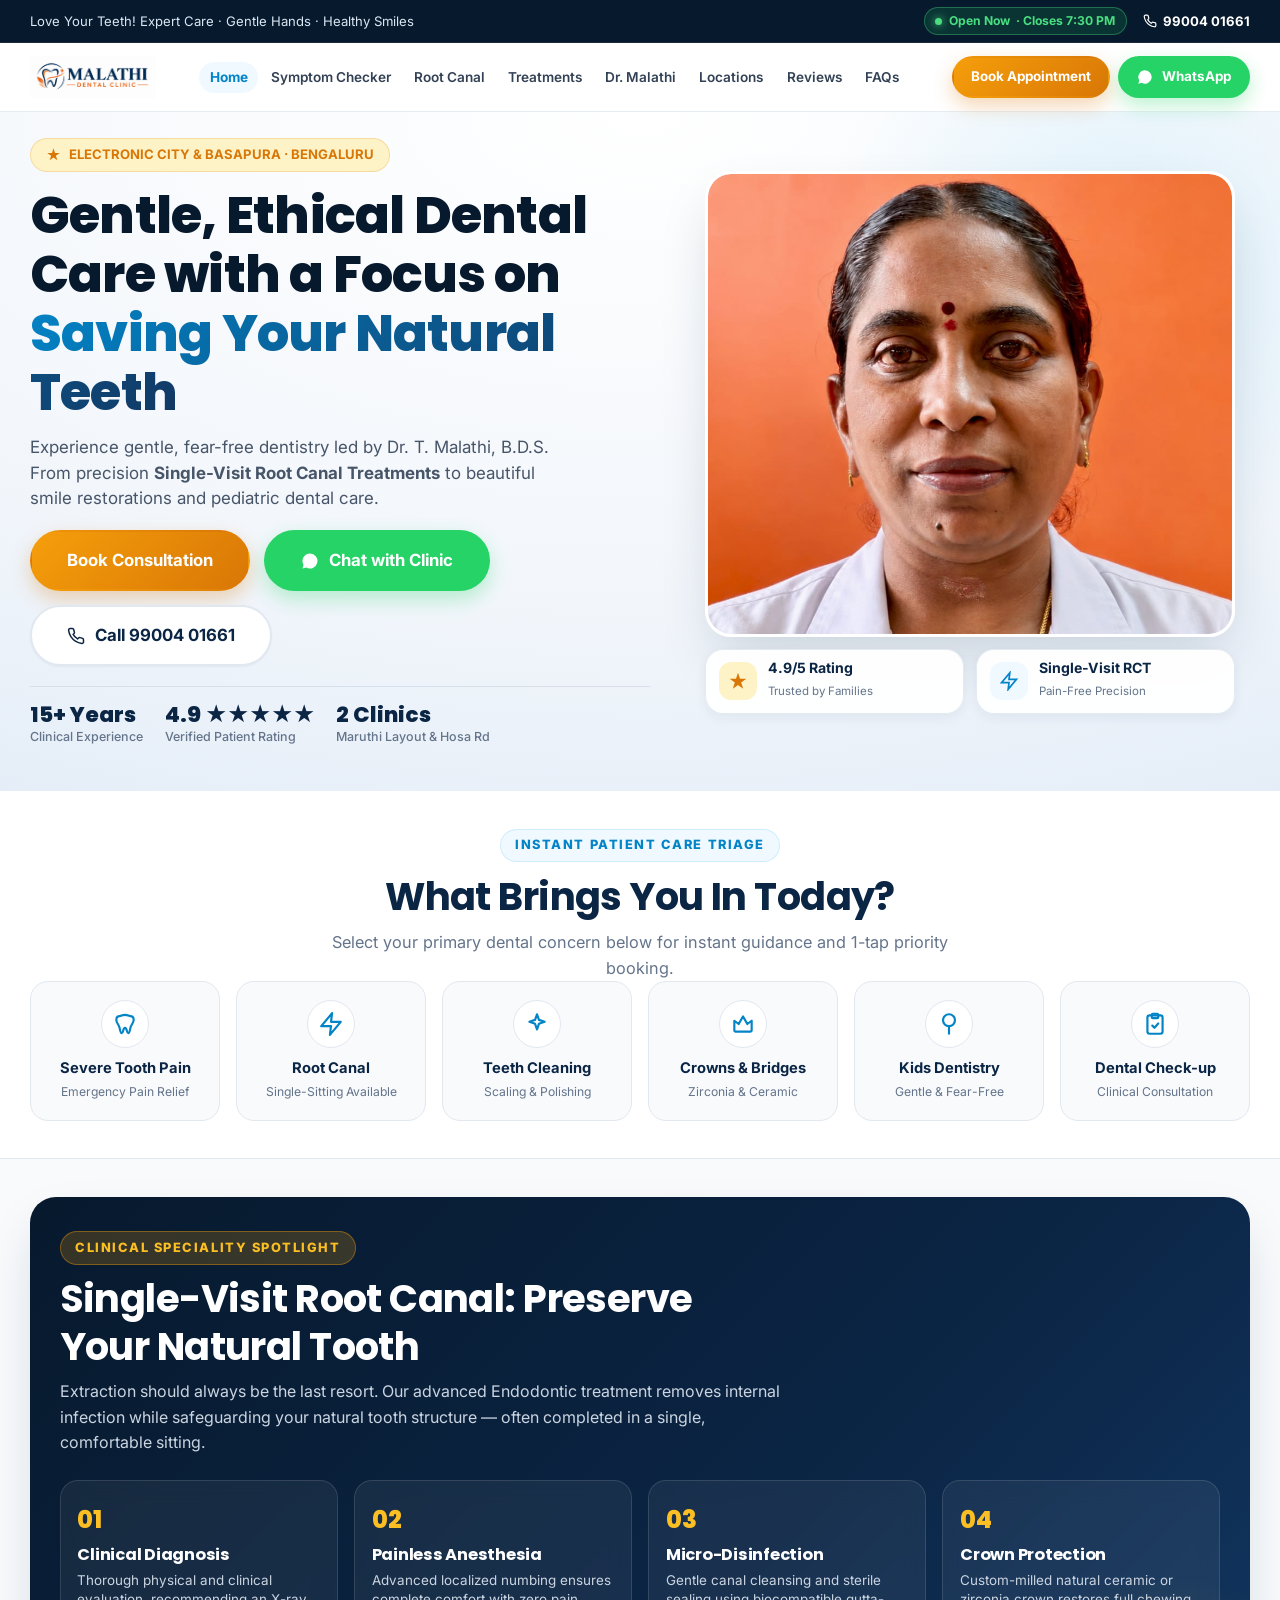
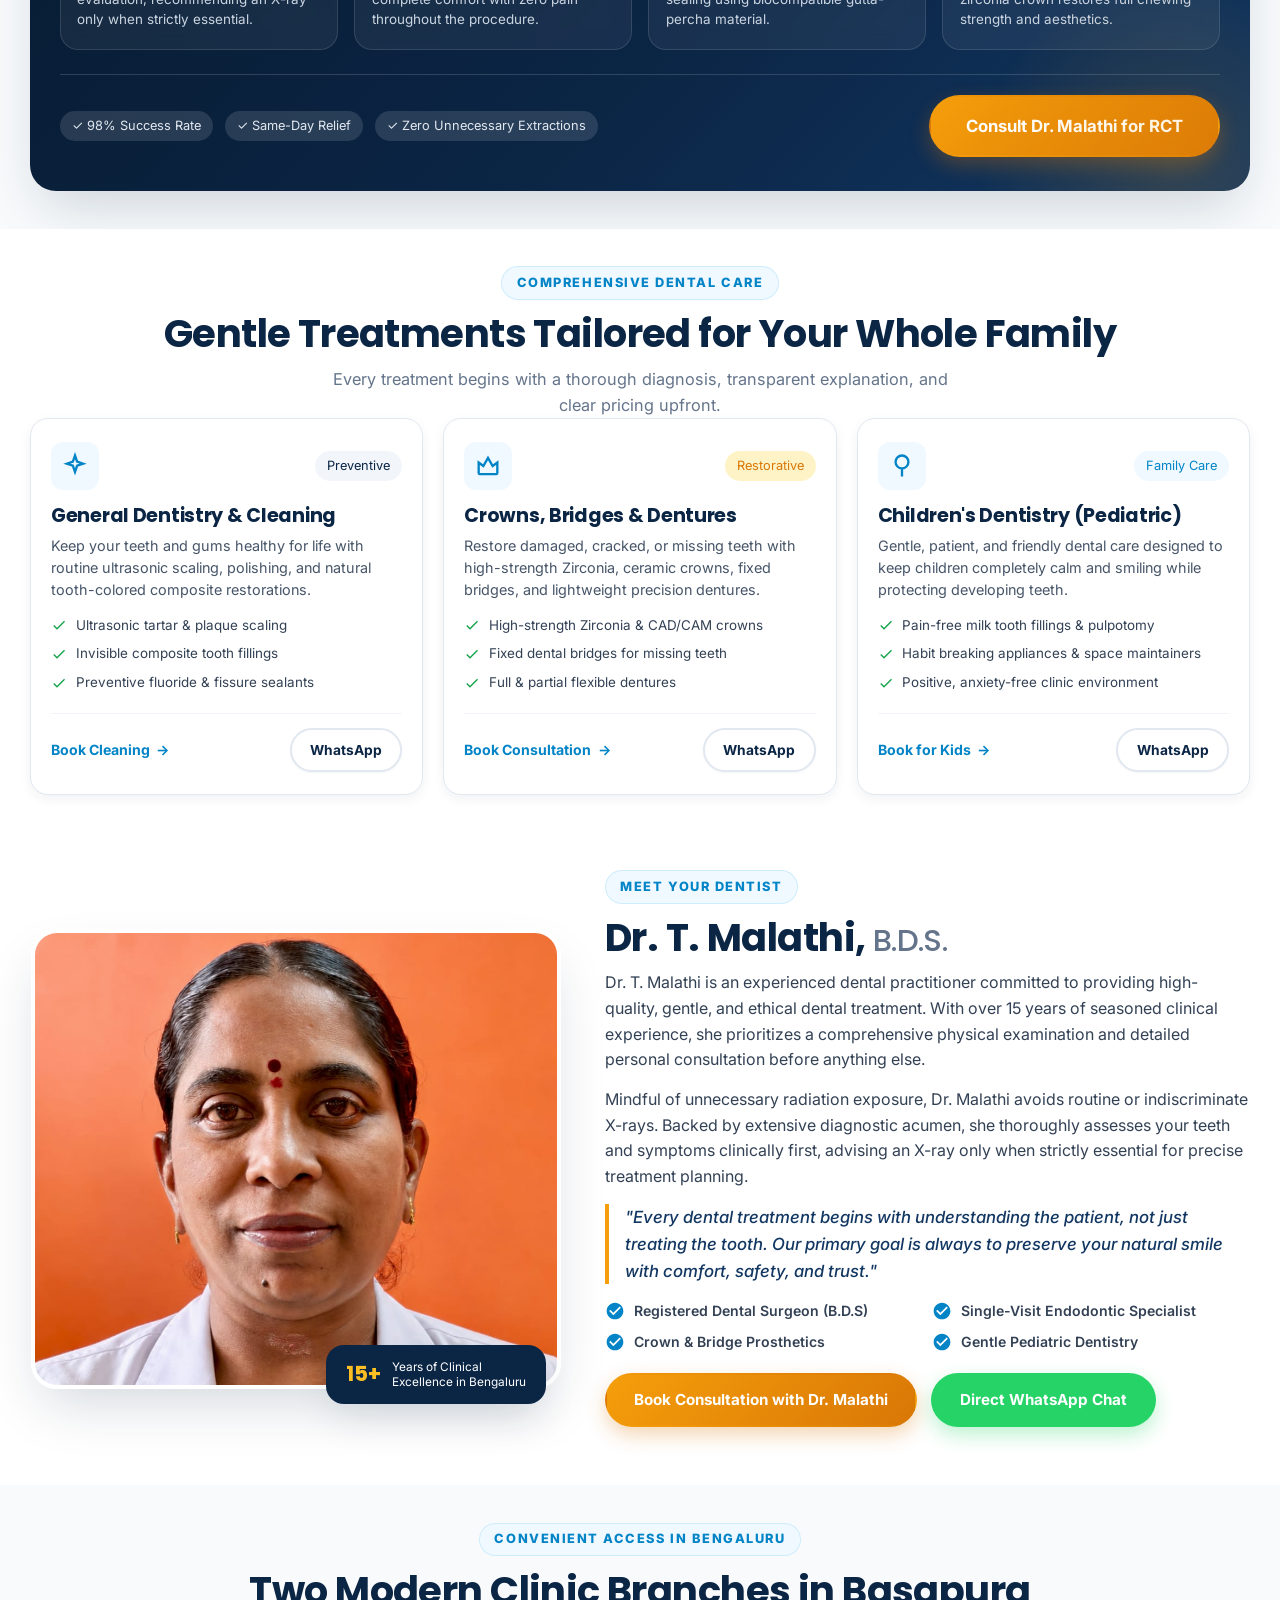
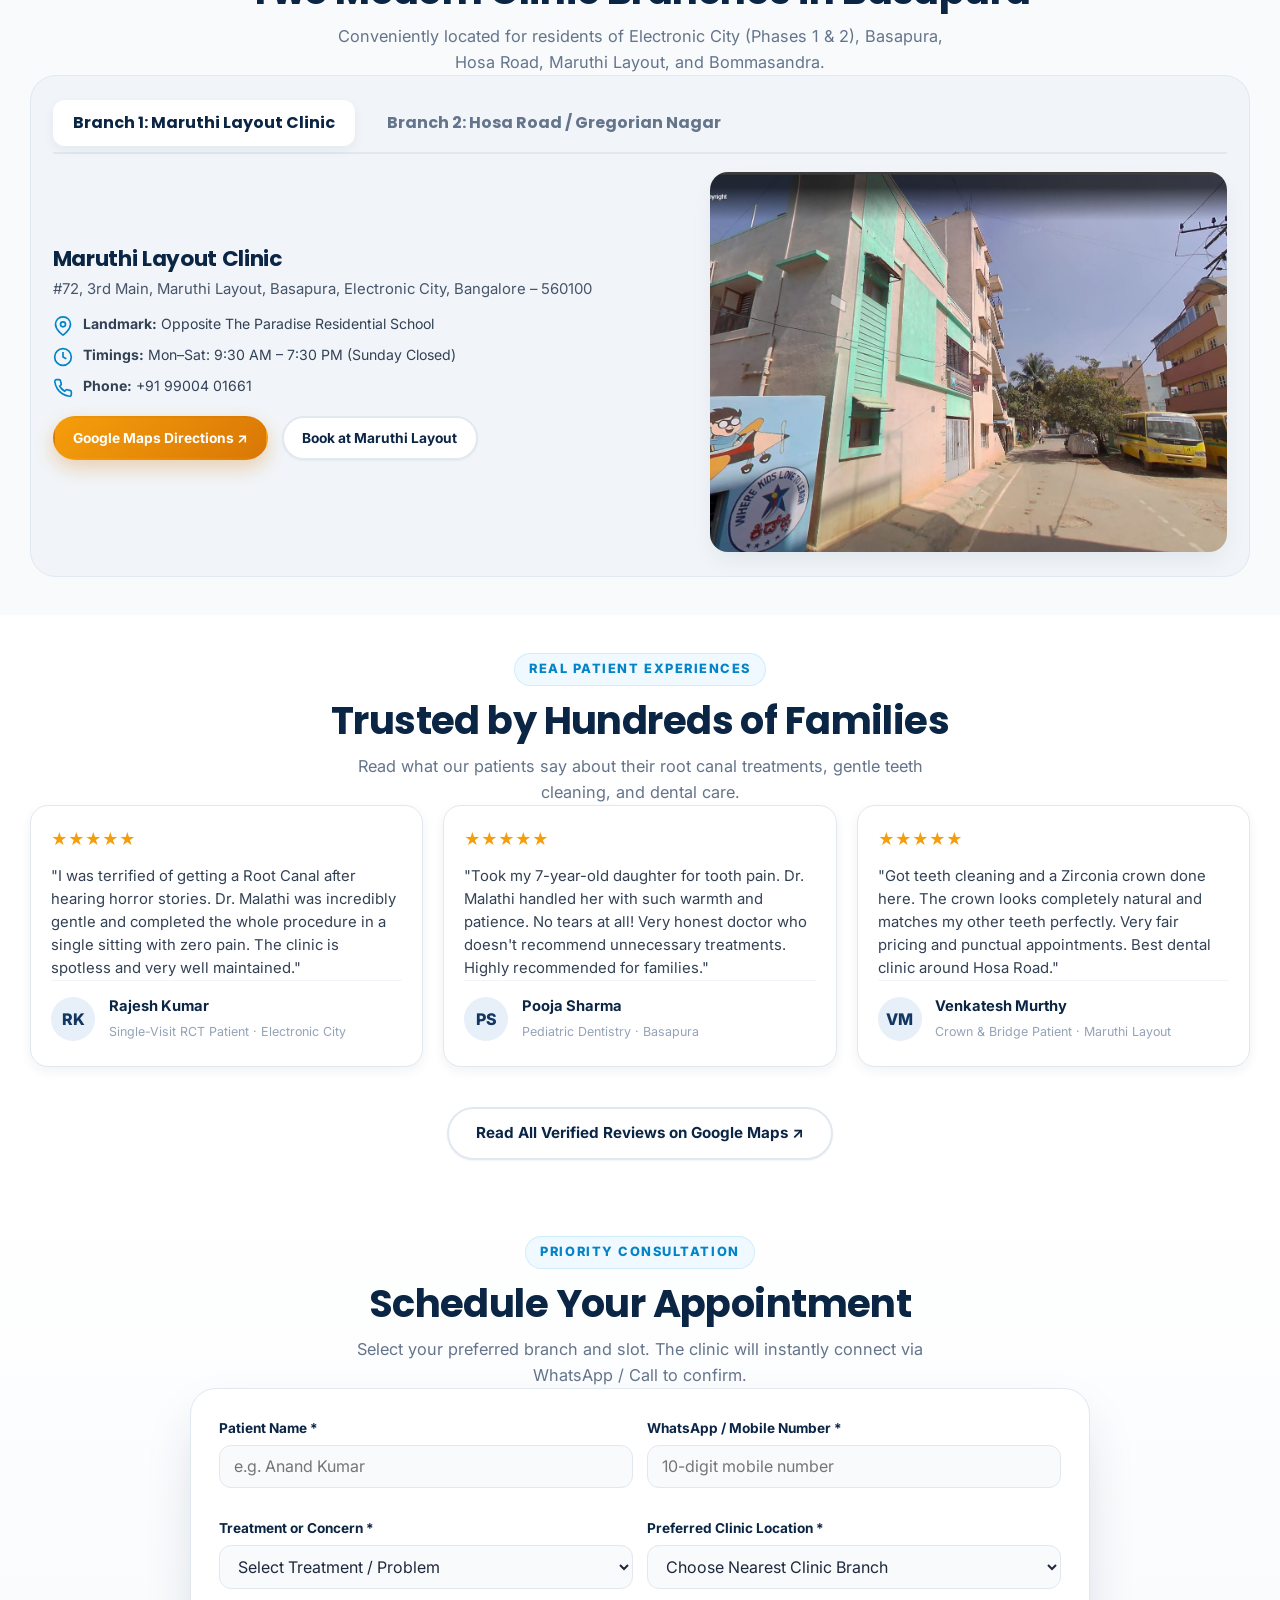
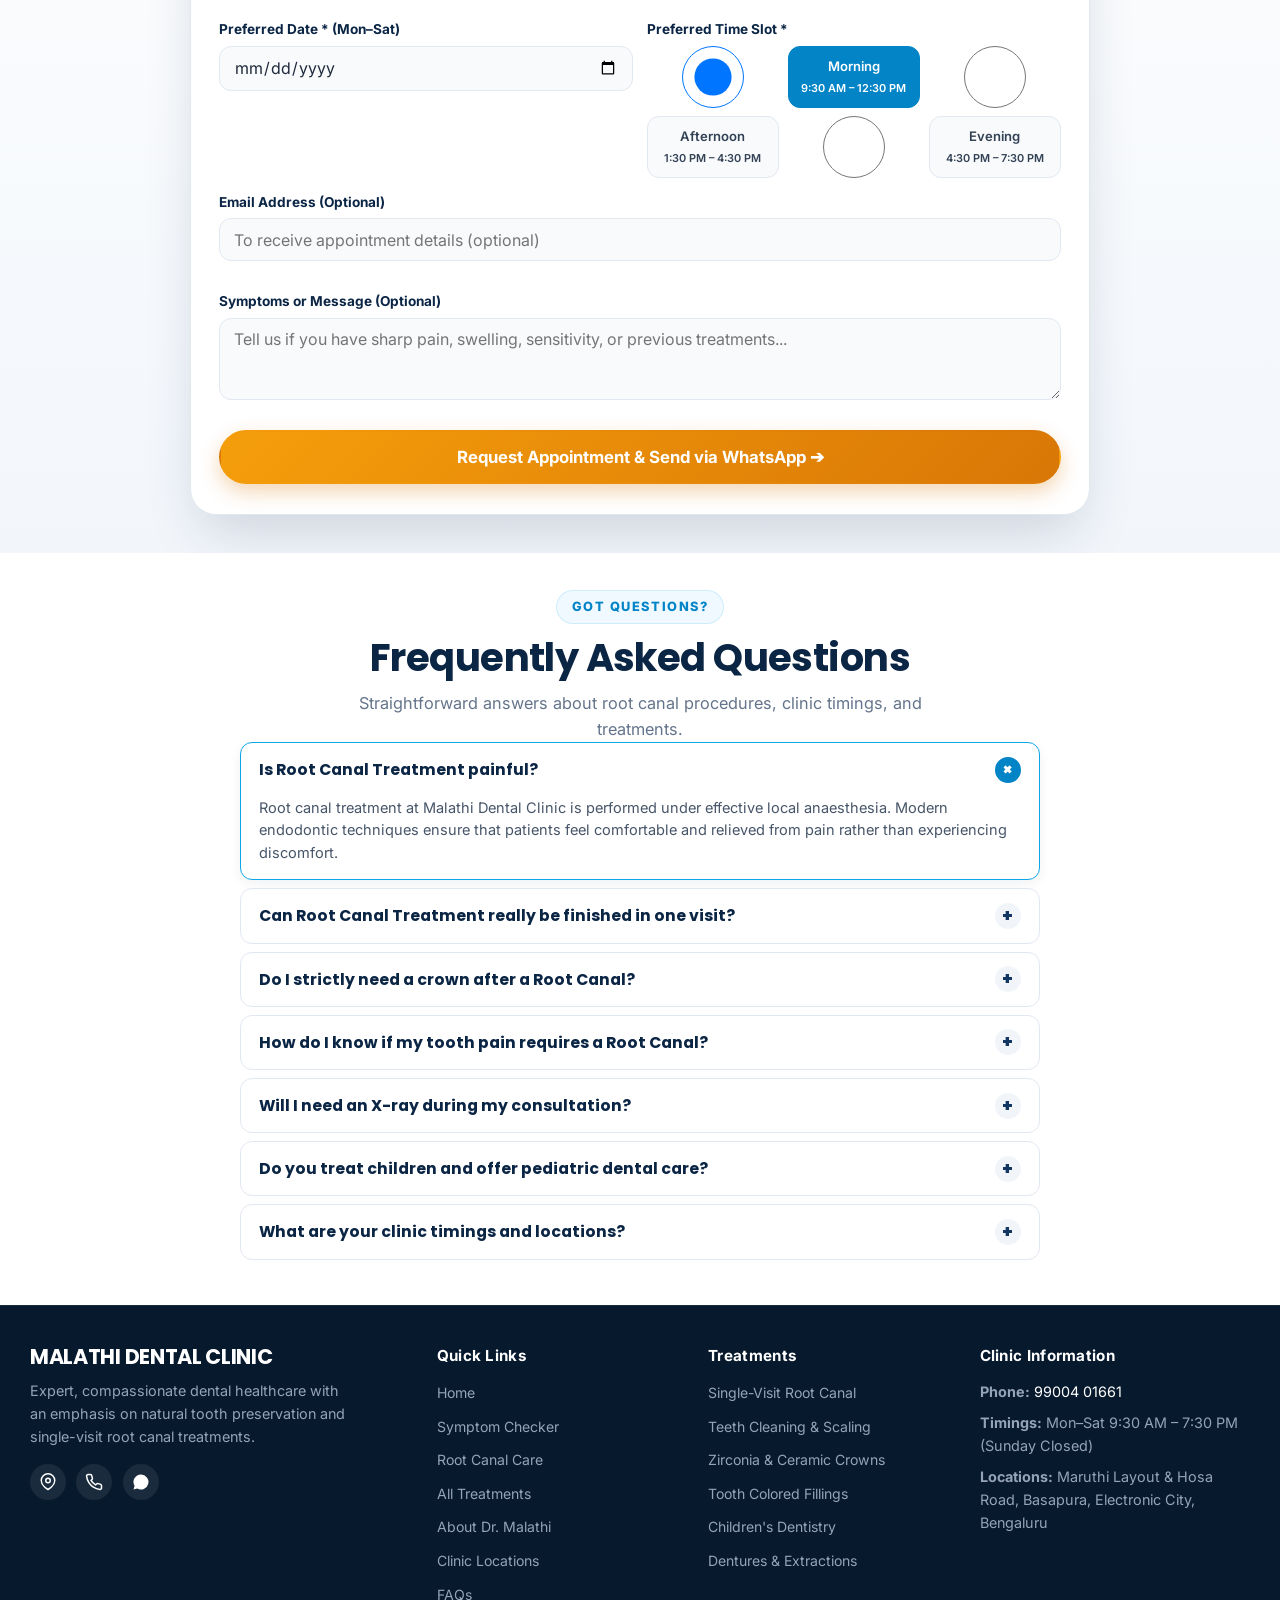
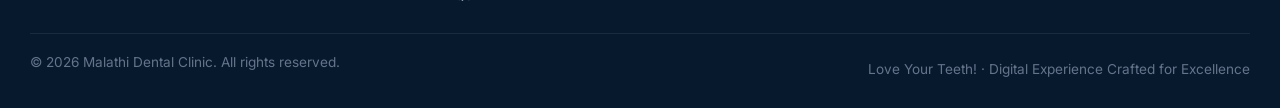
<file: index.html>
<!DOCTYPE html>
<html lang="en">
<head>
  <!-- Google tag (gtag.js) -->
  <script async src="https://www.googletagmanager.com/gtag/js?id=AW-956778592"></script>
  <script>
    window.dataLayer = window.dataLayer || [];
    function gtag(){dataLayer.push(arguments);}
    gtag('js', new Date());
    gtag('config', 'AW-956778592');
  </script>

  <meta charset="UTF-8" />
  <meta name="viewport" content="width=device-width, initial-scale=1.0, maximum-scale=1.0, user-scalable=no" />

  <!-- Primary SEO Metadata -->
  <title>Malathi Dental Clinic, Electronic City & Basapura | Gentle & Ethical Dental Care</title>
  <meta name="description" content="Malathi Dental Clinic in Basapura & Electronic City, Bengaluru. Led by Dr. T. Malathi, B.D.S. Specializing in Single-Visit Root Canal Treatment, crowns, teeth cleaning, and gentle pediatric dentistry. Book online or call 99004 01661." />
  <meta name="theme-color" content="#0b2545" />
  <link rel="canonical" href="https://www.malathidental.com/" />

  <!-- Open Graph / Social Sharing -->
  <meta property="og:type" content="website" />
  <meta property="og:title" content="Malathi Dental Clinic, Electronic City & Basapura | Gentle & Ethical Dental Care" />
  <meta property="og:description" content="Expert, gentle dental care in Electronic City & Basapura. Single-Visit Root Canal Treatment, crowns, fillings & kids care by Dr. T. Malathi, B.D.S." />
  <meta property="og:url" content="https://www.malathidental.com/" />
  <meta property="og:image" content="https://www.malathidental.com/images/doctor.jpg" />
  <meta property="og:image:width" content="962" />
  <meta property="og:image:height" content="1302" />
  <meta property="og:image:alt" content="Dr. T. Malathi, B.D.S — Malathi Dental Clinic" />
  <meta name="twitter:card" content="summary_large_image" />
  <meta name="twitter:image" content="https://www.malathidental.com/images/doctor.jpg" />

  <!-- Structured Data: Local Business (Dentist) -->
  <script type="application/ld+json">
  {
    "@context": "https://schema.org",
    "@type": "Dentist",
    "name": "Malathi Dental Clinic",
    "image": "https://www.malathidental.com/images/doctor.jpg",
    "description": "Premier dental clinic in Basapura, Electronic City, Bengaluru, specializing in Single-Visit Root Canal Treatment and natural tooth preservation.",
    "url": "https://www.malathidental.com/",
    "telephone": "+919900401661",
    "priceRange": "₹₹",
    "founder": {
      "@type": "Person",
      "name": "Dr. T. Malathi",
      "jobTitle": "Dental Surgeon",
      "honorificSuffix": "B.D.S"
    },
    "areaServed": [
      "Electronic City", "Basapura", "Hosa Road", "Maruthi Layout",
      "Gregorian Nagar", "Bommasandra", "Neeladri Road", "Electronic City Phase 1", "Electronic City Phase 2"
    ],
    "address": [
      {
        "@type": "PostalAddress",
        "streetAddress": "#72, 3rd Main, Maruthi Layout, Basapura, Electronic City",
        "addressLocality": "Bengaluru",
        "postalCode": "560100",
        "addressCountry": "IN"
      },
      {
        "@type": "PostalAddress",
        "streetAddress": "1st Floor, St Gregorious Jso Church Building, 18/2, Hosa Rd, Gregorian Nagar Circle, Basapura",
        "addressLocality": "Bengaluru",
        "postalCode": "560100",
        "addressCountry": "IN"
      }
    ],
    "openingHoursSpecification": {
      "@type": "OpeningHoursSpecification",
      "dayOfWeek": ["Monday", "Tuesday", "Wednesday", "Thursday", "Friday", "Saturday"],
      "opens": "09:30",
      "closes": "19:30"
    }
  }
  </script>

  <!-- Structured Data: FAQ Page -->
  <script type="application/ld+json">
  {
    "@context": "https://schema.org",
    "@type": "FAQPage",
    "mainEntity": [
      {
        "@type": "Question",
        "name": "Is Root Canal Treatment painful?",
        "acceptedAnswer": {
          "@type": "Answer",
          "text": "Root canal treatment at Malathi Dental Clinic is performed under effective local anaesthesia. Most patients experience immediate relief from toothache and describe the procedure as virtually painless."
        }
      },
      {
        "@type": "Question",
        "name": "Can a Root Canal be completed in a single visit?",
        "acceptedAnswer": {
          "@type": "Answer",
          "text": "Yes. In clinically suitable cases without severe periapical infection, Dr. Malathi performs single-visit root canal treatments, completing the entire procedure in one comfortable sitting."
        }
      },
      {
        "@type": "Question",
        "name": "Why is it better to save a tooth with a Root Canal instead of pulling it?",
        "acceptedAnswer": {
          "@type": "Answer",
          "text": "Your natural tooth is always superior to artificial replacements. Saving your tooth prevents adjacent teeth from drifting, preserves your natural chewing efficiency, and maintains your jawbone structure."
        }
      },
      {
        "@type": "Question",
        "name": "Where are Malathi Dental Clinic branches located?",
        "acceptedAnswer": {
          "@type": "Answer",
          "text": "We operate two convenient clinics in Basapura, Electronic City: Clinic 1 at Maruthi Layout (opp. Paradise Residential School) and Clinic 2 on Hosa Road (St. Gregorious Church Building)."
        }
      },
      {
        "@type": "Question",
        "name": "What are your clinic working hours?",
        "acceptedAnswer": {
          "@type": "Answer",
          "text": "We are open Monday through Saturday from 9:30 AM to 7:30 PM. Sunday is a clinic holiday."
        }
      }
    ]
  }
  </script>

  <!-- Fonts & Styles -->
  <link rel="preconnect" href="https://fonts.googleapis.com" />
  <link rel="preconnect" href="https://fonts.gstatic.com" crossorigin />
  <link href="https://fonts.googleapis.com/css2?family=Inter:wght@400;500;600;700;800&family=Poppins:wght@500;600;700;800&display=swap" rel="stylesheet" />
  <link rel="stylesheet" href="styles.css" />

  <!-- SVG Favicon -->
  <link rel="icon" href="data:image/svg+xml,%3Csvg xmlns='http://www.w3.org/2000/svg' viewBox='0 0 24 24' fill='%23f59e0b'%3E%3Cpath d='M12 2C7 2 4 5.5 4 10c0 3 1.5 4.5 2.5 7 .6 1.6 1 4.5 2.5 4.5 1.8 0 1-4 3-4s1.2 4 3 4c1.5 0 1.9-2.9 2.5-4.5 1-2.5 2.5-4 2.5-7 0-4.5-3-8-8-8z'/%3E%3C/svg%3E" />
</head>
<body>
  <a class="skip-link" href="#main-content">Skip to main content</a>

  <!-- ==================== TOP UTILITY BAR ==================== -->
  <div class="topbar">
    <div class="container topbar-inner">
      <div class="topbar-left">
        <span>Love Your Teeth! Expert Care · Gentle Hands · Healthy Smiles</span>
      </div>
      <div class="topbar-right">
        <div id="live-status" class="live-status open">
          <span class="status-dot"></span> <span class="status-long">Open Now</span><span class="status-short">Open</span> · Closes 7:30 PM
        </div>
        <a href="tel:+919900401661" data-call-link class="topbar-link" aria-label="Call clinic at 99004 01661">
          <svg viewBox="0 0 24 24" width="14" height="14" fill="none" stroke="currentColor" stroke-width="2" stroke-linecap="round" stroke-linejoin="round" aria-hidden="true"><path d="M22 16.92v3a2 2 0 0 1-2.18 2 19.79 19.79 0 0 1-8.63-3.07 19.5 19.5 0 0 1-6-6 19.79 19.79 0 0 1-3.07-8.67A2 2 0 0 1 4.11 2h3a2 2 0 0 1 2 1.72c.13.96.36 1.9.7 2.81a2 2 0 0 1-.45 2.11L8.09 9.91a16 16 0 0 0 6 6l1.27-1.27a2 2 0 0 1 2.11-.45c.91.34 1.85.57 2.81.7A2 2 0 0 1 22 16.92z"/></svg>
          <span data-phone-label>99004 01661</span>
        </a>
      </div>
    </div>
  </div>

  <!-- ==================== STICKY HEADER ==================== -->
  <header class="site-header" id="site-header">
    <div class="container header-inner">
      <a href="#home" class="logo" aria-label="Malathi Dental Clinic — Home">
        <img src="images/logo.png" alt="Malathi Dental Clinic Logo" class="logo-img" width="220" height="48" onerror="this.style.display='none'; this.nextElementSibling.style.display='flex'" />
        <span class="logo-text" style="display:none">
          <span class="logo-brand">MALATHI</span>
          <span class="logo-sub">DENTAL CLINIC</span>
        </span>
      </a>

      <nav class="main-nav" id="main-nav" aria-label="Primary Navigation">
        <ul>
          <li><a href="#home" class="nav-link">Home</a></li>
          <li><a href="#triage" class="nav-link">Symptom Checker</a></li>
          <li><a href="#root-canal" class="nav-link">Root Canal</a></li>
          <li><a href="#services" class="nav-link">Treatments</a></li>
          <li><a href="#about" class="nav-link">Dr. Malathi</a></li>
          <li><a href="#branches" class="nav-link">Locations</a></li>
          <li><a href="#reviews" class="nav-link">Reviews</a></li>
          <li><a href="#faq" class="nav-link">FAQs</a></li>
        </ul>
      </nav>

      <div class="header-actions">
        <a href="#booking-section" class="btn btn-primary btn-sm btn-book">Book Appointment</a>
        <a href="https://wa.me/919900401661" data-whatsapp-link target="_blank" rel="noopener" class="btn btn-whatsapp btn-sm btn-header-wa" aria-label="Chat on WhatsApp">
          <svg viewBox="0 0 24 24" width="16" height="16" fill="currentColor" aria-hidden="true"><path d="M12 2a10 10 0 0 0-8.6 15.1L2 22l5-1.3A10 10 0 1 0 12 2z"/></svg>
          WhatsApp
        </a>
        <button class="nav-toggle" id="nav-toggle" aria-label="Toggle navigation menu" aria-expanded="false" aria-controls="main-nav">
          <span></span><span></span><span></span>
        </button>
      </div>
    </div>
  </header>

  <main id="main-content">
    <!-- ==================== HERO SECTION ==================== -->
    <section class="hero" id="home" aria-label="Introduction to Malathi Dental Clinic">
      <div class="container hero-grid">
        <div class="hero-content">
          <div class="hero-tag">
            <svg viewBox="0 0 24 24" width="15" height="15" fill="currentColor"><path d="M12 2l2.4 7.4h7.6l-6.2 4.5 2.4 7.4-6.2-4.5-6.2 4.5 2.4-7.4-6.2-4.5h7.6z"/></svg>
            ELECTRONIC CITY & BASAPURA · BENGALURU
          </div>
          <h1 class="hero-title">
            Gentle, Ethical Dental Care with a Focus on <span class="text-gradient">Saving Your Natural Teeth</span>
          </h1>
          <p class="hero-subtitle">
            Experience gentle, fear-free dentistry led by Dr. T. Malathi, B.D.S. From precision <strong>Single-Visit Root Canal Treatments</strong> to beautiful smile restorations and pediatric dental care.
          </p>

          <div class="hero-actions">
            <a href="#booking-section" class="btn btn-primary btn-lg">Book Consultation</a>
            <a href="https://wa.me/919900401661" data-whatsapp-link target="_blank" rel="noopener" class="btn btn-whatsapp btn-lg">
              <svg viewBox="0 0 24 24" width="18" height="18" fill="currentColor"><path d="M12 2a10 10 0 0 0-8.6 15.1L2 22l5-1.3A10 10 0 1 0 12 2z"/></svg>
              Chat with Clinic
            </a>
            <a href="tel:+919900401661" data-call-link class="btn btn-outline btn-lg">
              <svg viewBox="0 0 24 24" width="18" height="18" fill="none" stroke="currentColor" stroke-width="2" stroke-linecap="round" stroke-linejoin="round"><path d="M22 16.92v3a2 2 0 0 1-2.18 2 19.79 19.79 0 0 1-8.63-3.07 19.5 19.5 0 0 1-6-6 19.79 19.79 0 0 1-3.07-8.67A2 2 0 0 1 4.11 2h3a2 2 0 0 1 2 1.72c.13.96.36 1.9.7 2.81a2 2 0 0 1-.45 2.11L8.09 9.91a16 16 0 0 0 6 6l1.27-1.27a2 2 0 0 1 2.11-.45c.91.34 1.85.57 2.81.7A2 2 0 0 1 22 16.92z"/></svg>
              Call 99004 01661
            </a>
          </div>

          <div class="hero-trust-bar">
            <div class="trust-metric">
              <strong>15+ Years</strong>
              <span>Clinical Experience</span>
            </div>
            <div class="trust-metric">
              <strong>4.9 ★★★★★</strong>
              <span>Verified Patient Rating</span>
            </div>
            <div class="trust-metric">
              <strong>2 Clinics</strong>
              <span>Maruthi Layout & Hosa Rd</span>
            </div>
          </div>
        </div>

        <div class="hero-visual">
          <div class="hero-doctor-card">
            <div class="hero-photo-wrap">
              <img src="images/doctor.jpg" alt="Dr. T. Malathi, B.D.S — Malathi Dental Clinic" class="hero-img" width="530" height="460" loading="eager" fetchpriority="high" />
            </div>

            <!-- Credential Badges Positioned Cleanly Beneath Photo (Zero Overlay On Face) -->
            <div class="hero-badges-row">
              <div class="hero-badge-pill">
                <div class="hero-badge-icon amber">
                  <svg viewBox="0 0 24 24" width="20" height="20" fill="currentColor"><path d="M12 2l2.4 7.4h7.6l-6.2 4.5 2.4 7.4-6.2-4.5-6.2 4.5 2.4-7.4-6.2-4.5h7.6z"/></svg>
                </div>
                <div class="hero-badge-text">
                  <strong>4.9/5 Rating</strong>
                  <span>Trusted by Families</span>
                </div>
              </div>

              <div class="hero-badge-pill">
                <div class="hero-badge-icon azure">
                  <svg viewBox="0 0 24 24" width="20" height="20" fill="none" stroke="currentColor" stroke-width="2"><path d="M13 2L3 14h9l-1 8 10-12h-9l1-8z"/></svg>
                </div>
                <div class="hero-badge-text">
                  <strong>Single-Visit RCT</strong>
                  <span>Pain-Free Precision</span>
                </div>
              </div>
            </div>
          </div>
        </div>
      </div>
    </section>

    <!-- ==================== TRIAGE: WHAT BRINGS YOU IN TODAY? ==================== -->
    <section class="section triage-section" id="triage" aria-labelledby="triage-heading">
      <div class="container">
        <div class="text-center">
          <span class="section-eyebrow">Instant Patient Care Triage</span>
          <h2 id="triage-heading" class="section-title">What Brings You In Today?</h2>
          <p class="section-desc mx-auto">Select your primary dental concern below for instant guidance and 1-tap priority booking.</p>
        </div>

        <div class="triage-grid">
          <!-- Triage 1: Severe Pain -->
          <a href="#booking-section" class="triage-card" data-triage-service="Emergency Tooth Pain Relief">
            <div class="triage-icon">
              <svg viewBox="0 0 24 24" width="26" height="26" fill="none" stroke="currentColor" stroke-width="2" stroke-linecap="round" stroke-linejoin="round"><path d="M12 3.5c-2.6 0-3.4 1.2-5 1.2-1.9 0-3 1.5-3 3.5 0 2.6 2 4.2 2.8 6.6.5 1.6.8 5.7 2.2 5.7 1.6 0 1-4.9 3-4.9s1.4 4.9 3 4.9c1.4 0 1.7-4.1 2.2-5.7.8-2.4 2.8-4 2.8-6.6 0-2-1.1-3.5-3-3.5-1.6 0-2.4-1.2-5-1.2z"/></svg>
            </div>
            <strong>Severe Tooth Pain</strong>
            <span>Emergency Pain Relief</span>
          </a>

          <!-- Triage 2: Root Canal -->
          <a href="#booking-section" class="triage-card" data-triage-service="Single-Visit Root Canal Treatment">
            <div class="triage-icon">
              <svg viewBox="0 0 24 24" width="26" height="26" fill="none" stroke="currentColor" stroke-width="2" stroke-linecap="round" stroke-linejoin="round"><path d="M13 2L3 14h9l-1 8 10-12h-9l1-8z"/></svg>
            </div>
            <strong>Root Canal</strong>
            <span>Single-Sitting Available</span>
          </a>

          <!-- Triage 3: Teeth Cleaning -->
          <a href="#booking-section" class="triage-card" data-triage-service="Teeth Cleaning & Scaling">
            <div class="triage-icon">
              <svg viewBox="0 0 24 24" width="26" height="26" fill="none" stroke="currentColor" stroke-width="2" stroke-linecap="round" stroke-linejoin="round"><path d="M12 3l1.8 5.2L19 10l-5.2 1.8L12 17l-1.8-5.2L5 10l5.2-1.8z"/></svg>
            </div>
            <strong>Teeth Cleaning</strong>
            <span>Scaling & Polishing</span>
          </a>

          <!-- Triage 4: Crowns & Bridges -->
          <a href="#booking-section" class="triage-card" data-triage-service="Crowns & Bridges">
            <div class="triage-icon">
              <svg viewBox="0 0 24 24" width="26" height="26" fill="none" stroke="currentColor" stroke-width="2" stroke-linecap="round" stroke-linejoin="round"><path d="M4 9l4 3 4-7 4 7 4-3v9a1 1 0 0 1-1 1H5a1 1 0 0 1-1-1z"/></svg>
            </div>
            <strong>Crowns & Bridges</strong>
            <span>Zirconia & Ceramic</span>
          </a>

          <!-- Triage 5: Kids Care -->
          <a href="#booking-section" class="triage-card" data-triage-service="Children's Dentistry">
            <div class="triage-icon">
              <svg viewBox="0 0 24 24" width="26" height="26" fill="none" stroke="currentColor" stroke-width="2" stroke-linecap="round" stroke-linejoin="round"><circle cx="12" cy="8.5" r="5.5"/><path d="M12 14v7"/></svg>
            </div>
            <strong>Kids Dentistry</strong>
            <span>Gentle & Fear-Free</span>
          </a>

          <!-- Triage 6: Checkup -->
          <a href="#booking-section" class="triage-card" data-triage-service="Dental Consultation & Check-up">
            <div class="triage-icon">
              <svg viewBox="0 0 24 24" width="26" height="26" fill="none" stroke="currentColor" stroke-width="2" stroke-linecap="round" stroke-linejoin="round"><rect x="5" y="4" width="14" height="17" rx="2"/><rect x="9" y="2.5" width="6" height="4" rx="1"/><path d="M9.5 13.5l2 2 3.5-4"/></svg>
            </div>
            <strong>Dental Check-up</strong>
            <span>Clinical Consultation</span>
          </a>
        </div>
      </div>
    </section>

    <!-- ==================== ROOT CANAL SPECIALTY SPOTLIGHT ==================== -->
    <section class="section" id="root-canal" aria-labelledby="rct-heading">
      <div class="container">
        <div class="rct-banner">
          <div class="rct-header">
            <span class="section-eyebrow" style="background: rgba(245, 158, 11, 0.2); color: var(--amber-400); border-color: rgba(245, 158, 11, 0.4);">Clinical Speciality Spotlight</span>
            <h2 id="rct-heading">Single-Visit Root Canal: Preserve Your Natural Tooth</h2>
            <p>
              Extraction should always be the last resort. Our advanced Endodontic treatment removes internal infection while safeguarding your natural tooth structure — often completed in a single, comfortable sitting.
            </p>
          </div>

          <div class="rct-timeline">
            <div class="rct-step-card">
              <span class="step-number">01</span>
              <h3>Clinical Diagnosis</h3>
              <p>Thorough physical and clinical evaluation, recommending an X-ray only when strictly essential.</p>
            </div>

            <div class="rct-step-card">
              <span class="step-number">02</span>
              <h3>Painless Anesthesia</h3>
              <p>Advanced localized numbing ensures complete comfort with zero pain throughout the procedure.</p>
            </div>

            <div class="rct-step-card">
              <span class="step-number">03</span>
              <h3>Micro-Disinfection</h3>
              <p>Gentle canal cleansing and sterile sealing using biocompatible gutta-percha material.</p>
            </div>

            <div class="rct-step-card">
              <span class="step-number">04</span>
              <h3>Crown Protection</h3>
              <p>Custom-milled natural ceramic or zirconia crown restores full chewing strength and aesthetics.</p>
            </div>
          </div>

          <div class="rct-footer-cta">
            <div class="rct-badge-row">
              <span class="pill-badge">✓ 98% Success Rate</span>
              <span class="pill-badge">✓ Same-Day Relief</span>
              <span class="pill-badge">✓ Zero Unnecessary Extractions</span>
            </div>
            <a href="#booking-section" class="btn btn-primary btn-lg">Consult Dr. Malathi for RCT</a>
          </div>
        </div>
      </div>
    </section>

    <!-- ==================== COMPLETE SERVICES GRID ==================== -->
    <section class="section section-alt" id="services" aria-labelledby="services-heading">
      <div class="container">
        <div class="text-center">
          <span class="section-eyebrow">Comprehensive Dental Care</span>
          <h2 id="services-heading" class="section-title">Gentle Treatments Tailored for Your Whole Family</h2>
          <p class="section-desc mx-auto">Every treatment begins with a thorough diagnosis, transparent explanation, and clear pricing upfront.</p>
        </div>

        <div class="services-grid">
          <!-- Service 1: General Dentistry -->
          <div class="service-box">
            <div>
              <div class="service-box-header">
                <div class="service-icon-box">
                  <svg viewBox="0 0 24 24" width="28" height="28" fill="none" stroke="currentColor" stroke-width="2"><path d="M12 3l1.8 5.2L19 10l-5.2 1.8L12 17l-1.8-5.2L5 10l5.2-1.8z"/></svg>
                </div>
                <span class="pill-badge" style="background: var(--navy-50); color: var(--navy-900);">Preventive</span>
              </div>
              <h3>General Dentistry & Cleaning</h3>
              <p>Keep your teeth and gums healthy for life with routine ultrasonic scaling, polishing, and natural tooth-colored composite restorations.</p>
              <ul class="service-highlights">
                <li><svg viewBox="0 0 24 24" width="16" height="16" fill="currentColor"><path d="M9 16.17L4.83 12l-1.42 1.41L9 19 21 7l-1.41-1.41z"/></svg> Ultrasonic tartar & plaque scaling</li>
                <li><svg viewBox="0 0 24 24" width="16" height="16" fill="currentColor"><path d="M9 16.17L4.83 12l-1.42 1.41L9 19 21 7l-1.41-1.41z"/></svg> Invisible composite tooth fillings</li>
                <li><svg viewBox="0 0 24 24" width="16" height="16" fill="currentColor"><path d="M9 16.17L4.83 12l-1.42 1.41L9 19 21 7l-1.41-1.41z"/></svg> Preventive fluoride & fissure sealants</li>
              </ul>
            </div>
            <div class="service-box-action">
              <a href="#booking-section" class="link-btn" onclick="document.getElementById('f-service').value='Teeth Cleaning & Scaling'">Book Cleaning <span>→</span></a>
              <a class="btn btn-outline btn-sm" data-wa-enquire="Hi Dr. Malathi, I would like to inquire about teeth cleaning and checkup.">WhatsApp</a>
            </div>
          </div>

          <!-- Service 2: Restorative Crowns & Bridges -->
          <div class="service-box">
            <div>
              <div class="service-box-header">
                <div class="service-icon-box">
                  <svg viewBox="0 0 24 24" width="28" height="28" fill="none" stroke="currentColor" stroke-width="2"><path d="M4 9l4 3 4-7 4 7 4-3v9a1 1 0 0 1-1 1H5a1 1 0 0 1-1-1z"/></svg>
                </div>
                <span class="pill-badge" style="background: var(--amber-100); color: var(--amber-600);">Restorative</span>
              </div>
              <h3>Crowns, Bridges & Dentures</h3>
              <p>Restore damaged, cracked, or missing teeth with high-strength Zirconia, ceramic crowns, fixed bridges, and lightweight precision dentures.</p>
              <ul class="service-highlights">
                <li><svg viewBox="0 0 24 24" width="16" height="16" fill="currentColor"><path d="M9 16.17L4.83 12l-1.42 1.41L9 19 21 7l-1.41-1.41z"/></svg> High-strength Zirconia & CAD/CAM crowns</li>
                <li><svg viewBox="0 0 24 24" width="16" height="16" fill="currentColor"><path d="M9 16.17L4.83 12l-1.42 1.41L9 19 21 7l-1.41-1.41z"/></svg> Fixed dental bridges for missing teeth</li>
                <li><svg viewBox="0 0 24 24" width="16" height="16" fill="currentColor"><path d="M9 16.17L4.83 12l-1.42 1.41L9 19 21 7l-1.41-1.41z"/></svg> Full & partial flexible dentures</li>
              </ul>
            </div>
            <div class="service-box-action">
              <a href="#booking-section" class="link-btn" onclick="document.getElementById('f-service').value='Crowns & Bridges'">Book Consultation <span>→</span></a>
              <a class="btn btn-outline btn-sm" data-wa-enquire="Hi Dr. Malathi, I'd like to inquire about dental crowns or bridge treatment.">WhatsApp</a>
            </div>
          </div>

          <!-- Service 3: Pediatric & Family Dentistry -->
          <div class="service-box">
            <div>
              <div class="service-box-header">
                <div class="service-icon-box">
                  <svg viewBox="0 0 24 24" width="28" height="28" fill="none" stroke="currentColor" stroke-width="2"><circle cx="12" cy="8.5" r="5.5"/><path d="M12 14v7"/></svg>
                </div>
                <span class="pill-badge" style="background: var(--azure-50); color: var(--azure-600);">Family Care</span>
              </div>
              <h3>Children's Dentistry (Pediatric)</h3>
              <p>Gentle, patient, and friendly dental care designed to keep children completely calm and smiling while protecting developing teeth.</p>
              <ul class="service-highlights">
                <li><svg viewBox="0 0 24 24" width="16" height="16" fill="currentColor"><path d="M9 16.17L4.83 12l-1.42 1.41L9 19 21 7l-1.41-1.41z"/></svg> Pain-free milk tooth fillings & pulpotomy</li>
                <li><svg viewBox="0 0 24 24" width="16" height="16" fill="currentColor"><path d="M9 16.17L4.83 12l-1.42 1.41L9 19 21 7l-1.41-1.41z"/></svg> Habit breaking appliances & space maintainers</li>
                <li><svg viewBox="0 0 24 24" width="16" height="16" fill="currentColor"><path d="M9 16.17L4.83 12l-1.42 1.41L9 19 21 7l-1.41-1.41z"/></svg> Positive, anxiety-free clinic environment</li>
              </ul>
            </div>
            <div class="service-box-action">
              <a href="#booking-section" class="link-btn" onclick="document.getElementById('f-service').value='Children\'s Dentistry'">Book for Kids <span>→</span></a>
              <a class="btn btn-outline btn-sm" data-wa-enquire="Hi Dr. Malathi, I want to book a gentle dental appointment for my child.">WhatsApp</a>
            </div>
          </div>
        </div>
      </div>
    </section>

    <!-- ==================== MEET DR. MALATHI ==================== -->
    <section class="section section-alt" id="about" aria-labelledby="doctor-heading">
      <div class="container">
        <div class="doctor-profile-grid">
          <div class="doctor-portrait-box">
            <img src="images/doctor.jpg" alt="Dr. T. Malathi, B.D.S — Dental Surgeon" width="530" height="460" loading="lazy" />
            <div class="doctor-experience-tag">
              <strong>15+</strong>
              <span>Years of Clinical<br />Excellence in Bengaluru</span>
            </div>
          </div>

          <div class="doctor-bio-box">
            <span class="section-eyebrow">Meet Your Dentist</span>
            <h2 id="doctor-heading" class="section-title">Dr. T. Malathi, <span style="font-weight: 500; font-size: 0.8em; color: var(--slate-500);">B.D.S.</span></h2>
            <p>
              Dr. T. Malathi is an experienced dental practitioner committed to providing high-quality, gentle, and ethical dental treatment. With over 15 years of seasoned clinical experience, she prioritizes a comprehensive physical examination and detailed personal consultation before anything else.
            </p>
            <p>
              Mindful of unnecessary radiation exposure, Dr. Malathi avoids routine or indiscriminate X-rays. Backed by extensive diagnostic acumen, she thoroughly assesses your teeth and symptoms clinically first, advising an X-ray only when strictly essential for precise treatment planning.
            </p>
            <p class="doctor-quote">
              "Every dental treatment begins with understanding the patient, not just treating the tooth. Our primary goal is always to preserve your natural smile with comfort, safety, and trust."
            </p>

            <ul class="credentials-list">
              <li>
                <svg viewBox="0 0 24 24" width="20" height="20" fill="currentColor"><path d="M12 2C6.48 2 2 6.48 2 12s4.48 10 10 10 10-4.48 10-10S17.52 2 12 2zm-2 15l-5-5 1.41-1.41L10 14.17l7.59-7.59L19 8l-9 9z"/></svg>
                Registered Dental Surgeon (B.D.S)
              </li>
              <li>
                <svg viewBox="0 0 24 24" width="20" height="20" fill="currentColor"><path d="M12 2C6.48 2 2 6.48 2 12s4.48 10 10 10 10-4.48 10-10S17.52 2 12 2zm-2 15l-5-5 1.41-1.41L10 14.17l7.59-7.59L19 8l-9 9z"/></svg>
                Single-Visit Endodontic Specialist
              </li>
              <li>
                <svg viewBox="0 0 24 24" width="20" height="20" fill="currentColor"><path d="M12 2C6.48 2 2 6.48 2 12s4.48 10 10 10 10-4.48 10-10S17.52 2 12 2zm-2 15l-5-5 1.41-1.41L10 14.17l7.59-7.59L19 8l-9 9z"/></svg>
                Crown & Bridge Prosthetics
              </li>
              <li>
                <svg viewBox="0 0 24 24" width="20" height="20" fill="currentColor"><path d="M12 2C6.48 2 2 6.48 2 12s4.48 10 10 10 10-4.48 10-10S17.52 2 12 2zm-2 15l-5-5 1.41-1.41L10 14.17l7.59-7.59L19 8l-9 9z"/></svg>
                Gentle Pediatric Dentistry
              </li>
            </ul>

            <div class="hero-actions">
              <a href="#booking-section" class="btn btn-primary">Book Consultation with Dr. Malathi</a>
              <a href="https://wa.me/919900401661" data-whatsapp-link target="_blank" rel="noopener" class="btn btn-whatsapp">Direct WhatsApp Chat</a>
            </div>
          </div>
        </div>
      </div>
    </section>

    <!-- ==================== TWO CLINIC LOCATIONS ==================== -->
    <section class="section" id="branches" aria-labelledby="branches-heading">
      <div class="container">
        <div class="text-center">
          <span class="section-eyebrow">Convenient Access in Bengaluru</span>
          <h2 id="branches-heading" class="section-title">Two Modern Clinic Branches in Basapura</h2>
          <p class="section-desc mx-auto">Conveniently located for residents of Electronic City (Phases 1 & 2), Basapura, Hosa Road, Maruthi Layout, and Bommasandra.</p>
        </div>

        <div class="branches-wrapper">
          <div class="branch-tabs" role="tablist">
            <button class="branch-tab-btn active" role="tab" aria-selected="true" data-branch-target="branch-maruthi">
              Branch 1: Maruthi Layout Clinic
            </button>
            <button class="branch-tab-btn" role="tab" aria-selected="false" data-branch-target="branch-hosa">
              Branch 2: Hosa Road / Gregorian Nagar
            </button>
          </div>

          <!-- Branch 1 Pane -->
          <div class="branch-pane active" id="branch-maruthi" role="tabpanel">
            <div class="branch-info-card">
              <h3>Maruthi Layout Clinic</h3>
              <p class="branch-address">#72, 3rd Main, Maruthi Layout, Basapura, Electronic City, Bangalore – 560100</p>
              <div class="branch-meta-items">
                <div class="meta-item">
                  <svg viewBox="0 0 24 24" width="20" height="20" fill="none" stroke="currentColor" stroke-width="2"><path d="M21 10c0 7-9 13-9 13s-9-6-9-13a9 9 0 0 1 18 0z"/><circle cx="12" cy="10" r="3"/></svg>
                  <span><strong>Landmark:</strong> Opposite The Paradise Residential School</span>
                </div>
                <div class="meta-item">
                  <svg viewBox="0 0 24 24" width="20" height="20" fill="none" stroke="currentColor" stroke-width="2"><circle cx="12" cy="12" r="10"/><path d="M12 6v6l4 2"/></svg>
                  <span><strong>Timings:</strong> Mon–Sat: 9:30 AM – 7:30 PM (Sunday Closed)</span>
                </div>
                <div class="meta-item">
                  <svg viewBox="0 0 24 24" width="20" height="20" fill="none" stroke="currentColor" stroke-width="2"><path d="M22 16.92v3a2 2 0 0 1-2.18 2 19.79 19.79 0 0 1-8.63-3.07 19.5 19.5 0 0 1-6-6 19.79 19.79 0 0 1-3.07-8.67A2 2 0 0 1 4.11 2h3a2 2 0 0 1 2 1.72c.13.96.36 1.9.7 2.81a2 2 0 0 1-.45 2.11L8.09 9.91a16 16 0 0 0 6 6l1.27-1.27a2 2 0 0 1 2.11-.45c.91.34 1.85.57 2.81.7A2 2 0 0 1 22 16.92z"/></svg>
                  <span><strong>Phone:</strong> +91 99004 01661</span>
                </div>
              </div>
              <div class="hero-actions">
                <a href="https://maps.app.goo.gl/bAeRicWusXkCPvhN8?g_st=aw" target="_blank" rel="noopener" class="btn btn-primary btn-sm">
                  Google Maps Directions ↗
                </a>
                <a href="#booking-section" class="btn btn-outline btn-sm" onclick="document.getElementById('f-clinic').value='Clinic 1 — Maruthi Layout'">
                  Book at Maruthi Layout
                </a>
              </div>
            </div>
            <div>
              <img src="images/clinic-building.jpg" alt="Maruthi Layout Clinic Street View" class="branch-photo" width="600" height="380" loading="lazy" />
            </div>
          </div>

          <!-- Branch 2 Pane -->
          <div class="branch-pane" id="branch-hosa" role="tabpanel">
            <div class="branch-info-card">
              <h3>Hosa Road Clinic</h3>
              <p class="branch-address">1st Floor, St Gregorious Jso Church Building, 18/2, Hosa Rd, Gregorian Nagar Circle, Basapura, Bengaluru – 560100</p>
              <div class="branch-meta-items">
                <div class="meta-item">
                  <svg viewBox="0 0 24 24" width="20" height="20" fill="none" stroke="currentColor" stroke-width="2"><path d="M21 10c0 7-9 13-9 13s-9-6-9-13a9 9 0 0 1 18 0z"/><circle cx="12" cy="10" r="3"/></svg>
                  <span><strong>Landmark:</strong> Gregorian Nagar Circle, Hosa Road</span>
                </div>
                <div class="meta-item">
                  <svg viewBox="0 0 24 24" width="20" height="20" fill="none" stroke="currentColor" stroke-width="2"><circle cx="12" cy="12" r="10"/><path d="M12 6v6l4 2"/></svg>
                  <span><strong>Timings:</strong> Mon–Sat: 9:30 AM – 7:30 PM (Sunday Closed)</span>
                </div>
                <div class="meta-item">
                  <svg viewBox="0 0 24 24" width="20" height="20" fill="none" stroke="currentColor" stroke-width="2"><path d="M22 16.92v3a2 2 0 0 1-2.18 2 19.79 19.79 0 0 1-8.63-3.07 19.5 19.5 0 0 1-6-6 19.79 19.79 0 0 1-3.07-8.67A2 2 0 0 1 4.11 2h3a2 2 0 0 1 2 1.72c.13.96.36 1.9.7 2.81a2 2 0 0 1-.45 2.11L8.09 9.91a16 16 0 0 0 6 6l1.27-1.27a2 2 0 0 1 2.11-.45c.91.34 1.85.57 2.81.7A2 2 0 0 1 22 16.92z"/></svg>
                  <span><strong>Phone:</strong> +91 99004 01661</span>
                </div>
              </div>
              <div class="hero-actions">
                <a href="https://www.google.com/maps/search/?api=1&query=St+Gregorious+Jso+Church+Building+Hosa+Road+Basapura+Bengaluru+560100" target="_blank" rel="noopener" class="btn btn-primary btn-sm">
                  Google Maps Directions ↗
                </a>
                <a href="#booking-section" class="btn btn-outline btn-sm" onclick="document.getElementById('f-clinic').value='Clinic 2 — Hosa Road / Gregorian Nagar'">
                  Book at Hosa Road
                </a>
              </div>
            </div>
            <div>
              <img src="images/clinic-treatment.jpg" alt="Treatment Room at Malathi Dental Clinic" class="branch-photo" width="600" height="380" loading="lazy" />
            </div>
          </div>
        </div>
      </div>
    </section>

    <!-- ==================== VERIFIED REVIEWS ==================== -->
    <section class="section section-alt" id="reviews" aria-labelledby="reviews-heading">
      <div class="container">
        <div class="text-center">
          <span class="section-eyebrow">Real Patient Experiences</span>
          <h2 id="reviews-heading" class="section-title">Trusted by Hundreds of Families</h2>
          <p class="section-desc mx-auto">Read what our patients say about their root canal treatments, gentle teeth cleaning, and dental care.</p>
        </div>

        <div class="reviews-grid">
          <div class="review-card">
            <div>
              <div class="review-stars">★★★★★</div>
              <p class="review-quote">
                "I was terrified of getting a Root Canal after hearing horror stories. Dr. Malathi was incredibly gentle and completed the whole procedure in a single sitting with zero pain. The clinic is spotless and very well maintained."
              </p>
            </div>
            <div class="reviewer-meta">
              <div class="reviewer-avatar">RK</div>
              <div class="reviewer-info">
                <strong>Rajesh Kumar</strong>
                <span>Single-Visit RCT Patient · Electronic City</span>
              </div>
            </div>
          </div>

          <div class="review-card">
            <div>
              <div class="review-stars">★★★★★</div>
              <p class="review-quote">
                "Took my 7-year-old daughter for tooth pain. Dr. Malathi handled her with such warmth and patience. No tears at all! Very honest doctor who doesn't recommend unnecessary treatments. Highly recommended for families."
              </p>
            </div>
            <div class="reviewer-meta">
              <div class="reviewer-avatar">PS</div>
              <div class="reviewer-info">
                <strong>Pooja Sharma</strong>
                <span>Pediatric Dentistry · Basapura</span>
              </div>
            </div>
          </div>

          <div class="review-card">
            <div>
              <div class="review-stars">★★★★★</div>
              <p class="review-quote">
                "Got teeth cleaning and a Zirconia crown done here. The crown looks completely natural and matches my other teeth perfectly. Very fair pricing and punctual appointments. Best dental clinic around Hosa Road."
              </p>
            </div>
            <div class="reviewer-meta">
              <div class="reviewer-avatar">VM</div>
              <div class="reviewer-info">
                <strong>Venkatesh Murthy</strong>
                <span>Crown & Bridge Patient · Maruthi Layout</span>
              </div>
            </div>
          </div>
        </div>

        <div class="text-center" style="margin-top: 2.5rem;">
          <a href="https://www.google.com/maps/search/?api=1&query=Malathi+Dental+Clinic+Basapura+Bengaluru" target="_blank" rel="noopener" class="btn btn-outline">
            Read All Verified Reviews on Google Maps ↗
          </a>
        </div>
      </div>
    </section>

    <!-- ==================== APPOINTMENT BOOKING ENGINE ==================== -->
    <section class="section booking-section" id="booking-section" aria-labelledby="booking-heading">
      <div class="container">
        <div class="text-center">
          <span class="section-eyebrow">Priority Consultation</span>
          <h2 id="booking-heading" class="section-title">Schedule Your Appointment</h2>
          <p class="section-desc mx-auto">Select your preferred branch and slot. The clinic will instantly connect via WhatsApp / Call to confirm.</p>
        </div>

        <div class="booking-container">
          <form id="booking-form" novalidate>
            <div class="form-grid-2">
              <div class="form-group">
                <label class="form-label" for="f-name">Patient Name *</label>
                <input type="text" id="f-name" class="form-control" placeholder="e.g. Anand Kumar" autocomplete="name" required />
                <span class="form-error" aria-live="polite"></span>
              </div>

              <div class="form-group">
                <label class="form-label" for="f-phone">WhatsApp / Mobile Number *</label>
                <input type="tel" id="f-phone" class="form-control" placeholder="10-digit mobile number" autocomplete="tel" inputmode="tel" required />
                <span class="form-error" aria-live="polite"></span>
              </div>
            </div>

            <div class="form-grid-2">
              <div class="form-group">
                <label class="form-label" for="f-service">Treatment or Concern *</label>
                <select id="f-service" class="form-control" required>
                  <option value="">Select Treatment / Problem</option>
                  <option value="Single-Visit Root Canal Treatment">Single-Visit Root Canal Treatment</option>
                  <option value="Emergency Tooth Pain Relief">Emergency Tooth Pain Relief</option>
                  <option value="Dental Consultation & Check-up">Dental Consultation & Full Check-up</option>
                  <option value="Teeth Cleaning & Scaling">Teeth Cleaning & Ultrasonic Scaling</option>
                  <option value="Crowns & Bridges">Crowns & Bridges (Zirconia / Ceramic)</option>
                  <option value="Dental Fillings & Restorations">Tooth-Colored Fillings</option>
                  <option value="Children's Dentistry">Children's / Pediatric Dental Care</option>
                  <option value="Tooth Extraction">Tooth Extraction</option>
                  <option value="Dentures">Dentures (Full or Partial)</option>
                  <option value="Wisdom Tooth Care">Wisdom Tooth Care & Pain</option>
                  <option value="Other / Not sure">Other / Not sure</option>
                </select>
                <span class="form-error" aria-live="polite"></span>
              </div>

              <div class="form-group">
                <label class="form-label" for="f-clinic">Preferred Clinic Location *</label>
                <select id="f-clinic" class="form-control" required>
                  <option value="">Choose Nearest Clinic Branch</option>
                  <option value="Clinic 1 — Maruthi Layout">Clinic 1 — Maruthi Layout (Opp. Paradise School)</option>
                  <option value="Clinic 2 — Hosa Road / Gregorian Nagar">Clinic 2 — Hosa Road (St. Gregorious Church Bldg)</option>
                </select>
                <span class="form-error" aria-live="polite"></span>
              </div>
            </div>

            <div class="form-grid-2">
              <div class="form-group">
                <label class="form-label" for="f-date">Preferred Date * (Mon–Sat)</label>
                <input type="date" id="f-date" class="form-control" required />
                <span class="form-error" aria-live="polite"></span>
              </div>

              <div class="form-group">
                <label class="form-label">Preferred Time Slot *</label>
                <div class="time-chips-group">
                  <input type="radio" id="slot-morning" name="time_slot" value="Morning (9:30 AM – 12:30 PM)" class="time-chip-input sr-only" checked />
                  <label for="slot-morning" class="time-chip-label">Morning<br /><small>9:30 AM – 12:30 PM</small></label>

                  <input type="radio" id="slot-afternoon" name="time_slot" value="Afternoon (1:30 PM – 4:30 PM)" class="time-chip-input sr-only" />
                  <label for="slot-afternoon" class="time-chip-label">Afternoon<br /><small>1:30 PM – 4:30 PM</small></label>

                  <input type="radio" id="slot-evening" name="time_slot" value="Evening (4:30 PM – 7:30 PM)" class="time-chip-input sr-only" />
                  <label for="slot-evening" class="time-chip-label">Evening<br /><small>4:30 PM – 7:30 PM</small></label>
                </div>
              </div>
            </div>

            <div class="form-group">
              <label class="form-label" for="f-email">Email Address (Optional)</label>
              <input type="email" id="f-email" class="form-control" placeholder="To receive appointment details (optional)" autocomplete="email" />
              <span class="form-error" aria-live="polite"></span>
            </div>

            <div class="form-group">
              <label class="form-label" for="f-msg">Symptoms or Message (Optional)</label>
              <textarea id="f-msg" class="form-control" rows="3" placeholder="Tell us if you have sharp pain, swelling, sensitivity, or previous treatments..."></textarea>
            </div>

            <button type="submit" class="btn btn-primary btn-lg btn-block" style="margin-top: 1rem;">
              Request Appointment & Send via WhatsApp ➔
            </button>
          </form>

          <!-- Success Card -->
          <div id="form-success" class="booking-success-card" hidden>
            <div class="success-check-icon">✓</div>
            <h3>Thank you, <span id="success-patient-name">Patient</span>!</h3>
            <p style="font-size: 1.05rem; color: var(--slate-600); margin: 0.75rem auto 1.5rem; max-width: 500px;">
              Your appointment request for <strong id="success-details-summary">your slot</strong> has been logged. We will contact you shortly to confirm.
            </p>
            <p style="font-size: 0.88rem; color: var(--slate-500); margin-bottom: 1.5rem;">
              If WhatsApp didn't open automatically: <br />
              <a id="success-wa-link" href="#" target="_blank" rel="noopener" class="btn btn-whatsapp btn-sm" style="margin-top: 0.5rem;">Tap Here to Send WhatsApp Message</a>
            </p>
            <button type="button" id="booking-reset-btn" class="btn btn-outline btn-sm">Book Another Appointment</button>
          </div>
        </div>
      </div>
    </section>

    <!-- ==================== FAQ ACCORDION ==================== -->
    <section class="section section-alt" id="faq" aria-labelledby="faq-heading">
      <div class="container">
        <div class="text-center">
          <span class="section-eyebrow">Got Questions?</span>
          <h2 id="faq-heading" class="section-title">Frequently Asked Questions</h2>
          <p class="section-desc mx-auto">Straightforward answers about root canal procedures, clinic timings, and treatments.</p>
        </div>

        <div class="faq-wrapper">
          <details class="faq-item" open>
            <summary class="faq-summary">
              <span>Is Root Canal Treatment painful?</span>
              <span class="faq-icon-circle">+</span>
            </summary>
            <div class="faq-body">
              Root canal treatment at Malathi Dental Clinic is performed under effective local anaesthesia. Modern endodontic techniques ensure that patients feel comfortable and relieved from pain rather than experiencing discomfort.
            </div>
          </details>

          <details class="faq-item">
            <summary class="faq-summary">
              <span>Can Root Canal Treatment really be finished in one visit?</span>
              <span class="faq-icon-circle">+</span>
            </summary>
            <div class="faq-body">
              Yes. For clinically suitable cases without active periapical swelling, Dr. Malathi performs Single-Sitting Root Canal treatments. This saves you multiple visits, multiple injections, and gets you back to eating comfortably quickly.
            </div>
          </details>

          <details class="faq-item">
            <summary class="faq-summary">
              <span>Do I strictly need a crown after a Root Canal?</span>
              <span class="faq-icon-circle">+</span>
            </summary>
            <div class="faq-body">
              In most cases, yes. After root canal therapy, the tooth loses its blood supply and becomes brittle over time. A custom-fitted dental crown protects the tooth from cracking under normal chewing pressures.
            </div>
          </details>

          <details class="faq-item">
            <summary class="faq-summary">
              <span>How do I know if my tooth pain requires a Root Canal?</span>
              <span class="faq-icon-circle">+</span>
            </summary>
            <div class="faq-body">
              Classic warning signs include throbbing pain that wakes you up at night, prolonged sensitivity to hot or cold, discomfort when chewing, or tender gums. Dr. Malathi will conduct a thorough clinical evaluation and consultation first, recommending an X-ray only if strictly necessary to confirm the diagnosis.
            </div>
          </details>

          <details class="faq-item">
            <summary class="faq-summary">
              <span>Will I need an X-ray during my consultation?</span>
              <span class="faq-icon-circle">+</span>
            </summary>
            <div class="faq-body">
              Not necessarily. Backed by over 15 years of seasoned clinical experience, Dr. Malathi conducts an in-depth physical examination and clinical analysis first. To protect patients from unnecessary radiation, X-rays are never done routinely — they are advised only when strictly required for precise diagnostic assessment.
            </div>
          </details>

          <details class="faq-item">
            <summary class="faq-summary">
              <span>Do you treat children and offer pediatric dental care?</span>
              <span class="faq-icon-circle">+</span>
            </summary>
            <div class="faq-body">
              Yes, absolutely! Dr. Malathi specializes in gentle pediatric dentistry, treating children with great care, explaining procedures warmly, and ensuring fear-free visits for young patients.
            </div>
          </details>

          <details class="faq-item">
            <summary class="faq-summary">
              <span>What are your clinic timings and locations?</span>
              <span class="faq-icon-circle">+</span>
            </summary>
            <div class="faq-body">
              Both our Maruthi Layout and Hosa Road clinics in Basapura / Electronic City operate Monday through Saturday from 9:30 AM to 7:30 PM. Sundays are closed.
            </div>
          </details>
        </div>
      </div>
    </section>
  </main>

  <!-- ==================== FOOTER ==================== -->
  <footer class="site-footer">
    <div class="container footer-grid">
      <div class="footer-brand">
        <h4>MALATHI DENTAL CLINIC</h4>
        <p>Expert, compassionate dental healthcare with an emphasis on natural tooth preservation and single-visit root canal treatments.</p>
        <div class="footer-social-row">
          <a href="https://www.google.com/maps/search/?api=1&query=Malathi+Dental+Clinic+Basapura+Bengaluru" target="_blank" rel="noopener" class="social-icon-btn" aria-label="Google Maps">
            <svg viewBox="0 0 24 24" width="18" height="18" fill="none" stroke="currentColor" stroke-width="2"><path d="M21 10c0 7-9 12-9 12s-9-5-9-12a9 9 0 0 1 18 0z"/><circle cx="12" cy="10" r="3"/></svg>
          </a>
          <a href="tel:+919900401661" data-call-link class="social-icon-btn" aria-label="Phone Call">
            <svg viewBox="0 0 24 24" width="18" height="18" fill="none" stroke="currentColor" stroke-width="2"><path d="M22 16.92v3a2 2 0 0 1-2.18 2 19.79 19.79 0 0 1-8.63-3.07 19.5 19.5 0 0 1-6-6 19.79 19.79 0 0 1-3.07-8.67A2 2 0 0 1 4.11 2h3a2 2 0 0 1 2 1.72c.13.96.36 1.9.7 2.81a2 2 0 0 1-.45 2.11L8.09 9.91a16 16 0 0 0 6 6l1.27-1.27a2 2 0 0 1 2.11-.45c.91.34 1.85.57 2.81.7A2 2 0 0 1 22 16.92z"/></svg>
          </a>
          <a href="https://wa.me/919900401661" data-whatsapp-link target="_blank" rel="noopener" class="social-icon-btn" aria-label="WhatsApp">
            <svg viewBox="0 0 24 24" width="18" height="18" fill="currentColor"><path d="M12 2a10 10 0 0 0-8.6 15.1L2 22l5-1.3A10 10 0 1 0 12 2z"/></svg>
          </a>
        </div>
      </div>

      <div>
        <p class="footer-heading">Quick Links</p>
        <ul class="footer-links-list">
          <li><a href="#home">Home</a></li>
          <li><a href="#triage">Symptom Checker</a></li>
          <li><a href="#root-canal">Root Canal Care</a></li>
          <li><a href="#services">All Treatments</a></li>
          <li><a href="#about">About Dr. Malathi</a></li>
          <li><a href="#branches">Clinic Locations</a></li>
          <li><a href="#faq">FAQs</a></li>
        </ul>
      </div>

      <div>
        <p class="footer-heading">Treatments</p>
        <ul class="footer-links-list">
          <li><a href="#root-canal">Single-Visit Root Canal</a></li>
          <li><a href="#services">Teeth Cleaning & Scaling</a></li>
          <li><a href="#services">Zirconia & Ceramic Crowns</a></li>
          <li><a href="#services">Tooth Colored Fillings</a></li>
          <li><a href="#services">Children's Dentistry</a></li>
          <li><a href="#services">Dentures & Extractions</a></li>
        </ul>
      </div>

      <div>
        <p class="footer-heading">Clinic Information</p>
        <p style="font-size: 0.9rem; color: #94a3b8; margin-bottom: 0.5rem;">
          <strong>Phone:</strong> <a href="tel:+919900401661" data-call-link style="color:#fff"><span data-phone-label>99004 01661</span></a>
        </p>
        <p style="font-size: 0.9rem; color: #94a3b8; margin-bottom: 0.5rem;">
          <strong>Timings:</strong> Mon–Sat 9:30 AM – 7:30 PM (Sunday Closed)
        </p>
        <p style="font-size: 0.9rem; color: #94a3b8;">
          <strong>Locations:</strong> Maruthi Layout & Hosa Road, Basapura, Electronic City, Bengaluru
        </p>
      </div>
    </div>

    <div class="container footer-bottom">
      <p>© <span id="year">2026</span> Malathi Dental Clinic. All rights reserved.</p>
      <p>Love Your Teeth! · Digital Experience Crafted for Excellence</p>
    </div>
  </footer>

  <!-- ==================== FLOATING ACTION BUTTONS (DESKTOP) ==================== -->
  <div class="fab-stack" id="fab-stack" aria-label="Quick contact buttons">
    <a href="tel:+919900401661" class="fab-btn fab-call" data-call-link aria-label="Call clinic directly">
      <svg viewBox="0 0 24 24" width="24" height="24" fill="none" stroke="currentColor" stroke-width="2" stroke-linecap="round" stroke-linejoin="round"><path d="M22 16.92v3a2 2 0 0 1-2.18 2 19.79 19.79 0 0 1-8.63-3.07 19.5 19.5 0 0 1-6-6 19.79 19.79 0 0 1-3.07-8.67A2 2 0 0 1 4.11 2h3a2 2 0 0 1 2 1.72c.13.96.36 1.9.7 2.81a2 2 0 0 1-.45 2.11L8.09 9.91a16 16 0 0 0 6 6l1.27-1.27a2 2 0 0 1 2.11-.45c.91.34 1.85.57 2.81.7A2 2 0 0 1 22 16.92z"/></svg>
    </a>
    <a href="https://wa.me/919900401661" class="fab-btn fab-wa" data-whatsapp-link aria-label="Chat on WhatsApp" target="_blank" rel="noopener">
      <svg viewBox="0 0 24 24" width="26" height="26" fill="currentColor"><path d="M12 2a10 10 0 0 0-8.6 15.1L2 22l5-1.3A10 10 0 1 0 12 2z"/></svg>
    </a>
  </div>

  <!-- ==================== STICKY MOBILE BOTTOM BAR ==================== -->
  <nav class="mobile-sticky-bar" id="mobile-bar" aria-label="Mobile quick actions">
    <a href="tel:+919900401661" data-call-link>
      <svg viewBox="0 0 24 24" width="18" height="18" fill="none" stroke="currentColor" stroke-width="2" stroke-linecap="round" stroke-linejoin="round"><path d="M22 16.92v3a2 2 0 0 1-2.18 2 19.79 19.79 0 0 1-8.63-3.07 19.5 19.5 0 0 1-6-6 19.79 19.79 0 0 1-3.07-8.67A2 2 0 0 1 4.11 2h3a2 2 0 0 1 2 1.72c.13.96.36 1.9.7 2.81a2 2 0 0 1-.45 2.11L8.09 9.91a16 16 0 0 0 6 6l1.27-1.27a2 2 0 0 1 2.11-.45c.91.34 1.85.57 2.81.7A2 2 0 0 1 22 16.92z"/></svg>
      <span>Call</span>
    </a>
    <a href="https://wa.me/919900401661" data-whatsapp-link target="_blank" rel="noopener">
      <svg viewBox="0 0 24 24" width="18" height="18" fill="currentColor"><path d="M12 2a10 10 0 0 0-8.6 15.1L2 22l5-1.3A10 10 0 1 0 12 2z"/></svg>
      <span>WhatsApp</span>
    </a>
    <a href="#booking-section" class="primary-action">
      <svg viewBox="0 0 24 24" width="18" height="18" fill="none" stroke="currentColor" stroke-width="2" stroke-linecap="round" stroke-linejoin="round"><rect x="3" y="4.5" width="18" height="16" rx="2"/><path d="M8 2.5v4M16 2.5v4M3 10h18"/></svg>
      <span>Book</span>
    </a>
  </nav>

  <script src="script.js"></script>
</body>
</html>
</file>
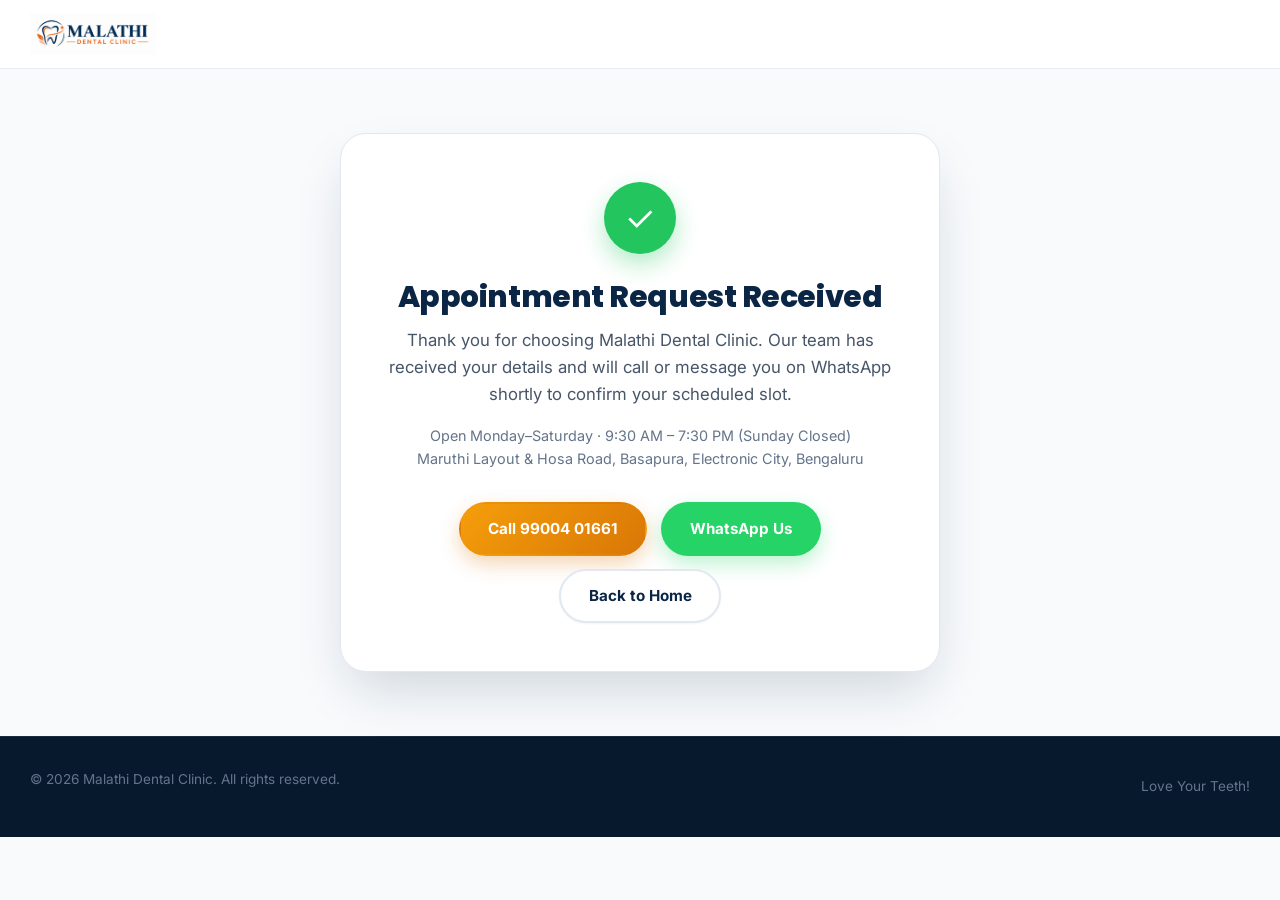
<file: thank-you.html>
<!DOCTYPE html>
<html lang="en">
<head>
  <!-- Google tag (gtag.js) -->
  <script async src="https://www.googletagmanager.com/gtag/js?id=AW-956778592"></script>
  <script>
    window.dataLayer = window.dataLayer || [];
    function gtag(){dataLayer.push(arguments);}
    gtag('js', new Date());
    gtag('config', 'AW-956778592');
  </script>
  <meta charset="UTF-8" />
  <meta name="viewport" content="width=device-width, initial-scale=1.0, maximum-scale=1.0, user-scalable=no" />
  <meta name="description" content="Malathi Dental Clinic — your appointment request has been received. We will call or WhatsApp you to confirm." />
  <meta name="theme-color" content="#0b2545" />
  <link rel="canonical" href="https://www.malathidental.com/thank-you.html" />
  <meta name="robots" content="noindex" />
  <title>Booking Received — Malathi Dental Clinic</title>

  <link rel="preconnect" href="https://fonts.googleapis.com" />
  <link rel="preconnect" href="https://fonts.gstatic.com" crossorigin />
  <link href="https://fonts.googleapis.com/css2?family=Inter:wght@400;500;600;700;800&family=Poppins:wght@500;600;700;800&display=swap" rel="stylesheet" />
  <link rel="stylesheet" href="styles.css" />
  <link rel="icon" href="data:image/svg+xml,%3Csvg xmlns='http://www.w3.org/2000/svg' viewBox='0 0 24 24' fill='%23f59e0b'%3E%3Cpath d='M12 2C7 2 4 5.5 4 10c0 3 1.5 4.5 2.5 7 .6 1.6 1 4.5 2.5 4.5 1.8 0 1-4 3-4s1.2 4 3 4c1.5 0 1.9-2.9 2.5-4.5 1-2.5 2.5-4 2.5-7 0-4.5-3-8-8-8z'/%3E%3C/svg%3E" />

  <style>
    .thanks-wrap {
      min-height: 70vh;
      display: grid;
      place-items: center;
      padding: 4rem 1rem;
    }
    .thanks-card {
      max-width: 600px;
      text-align: center;
      padding: 3rem 2.5rem;
      background: #ffffff;
      border-radius: var(--radius-lg);
      box-shadow: var(--shadow-xl);
      border: 1px solid var(--slate-200);
    }
    .thanks-icon {
      width: 72px;
      height: 72px;
      background: var(--emerald-500);
      color: #ffffff;
      border-radius: 50%;
      display: grid;
      place-items: center;
      font-size: 2.2rem;
      margin: 0 auto 1.5rem;
      box-shadow: 0 10px 25px rgba(34, 197, 94, 0.35);
    }
    .thanks-actions {
      display: flex;
      flex-wrap: wrap;
      gap: 0.85rem;
      justify-content: center;
      margin-top: 2rem;
    }
  </style>
</head>
<body>
  <a class="skip-link" href="#main">Skip to main content</a>

  <header class="site-header" id="site-header">
    <div class="container header-inner">
      <a href="index.html" class="logo" aria-label="Malathi Dental Clinic — Home">
        <img src="images/logo.png" alt="Malathi Dental Clinic" class="logo-img" width="220" height="48" onerror="this.style.display='none'; this.nextElementSibling.style.display='flex'" />
        <span class="logo-text" style="display:none">
          <span class="logo-brand">MALATHI</span>
          <span class="logo-sub">DENTAL CLINIC</span>
        </span>
      </a>
    </div>
  </header>

  <main id="main">
    <div class="container thanks-wrap">
      <div class="thanks-card">
        <div class="thanks-icon" aria-hidden="true">✓</div>
        <h1 style="font-size: 1.85rem; margin-bottom: 0.75rem;">Appointment Request Received</h1>
        <p style="font-size: 1.05rem; color: var(--slate-600); margin-bottom: 1rem;">
          Thank you for choosing Malathi Dental Clinic. Our team has received your details and will call or message you on WhatsApp shortly to confirm your scheduled slot.
        </p>
        <p style="font-size: 0.9rem; color: var(--slate-500); margin: 0;">
          Open Monday–Saturday · 9:30 AM – 7:30 PM (Sunday Closed)<br />
          Maruthi Layout & Hosa Road, Basapura, Electronic City, Bengaluru
        </p>
        <div class="thanks-actions">
          <a href="tel:+919900401661" class="btn btn-primary">Call 99004 01661</a>
          <a href="https://wa.me/919900401661?text=Hi%2C%20I%27d%20like%20to%20confirm%20my%20appointment%20request" class="btn btn-whatsapp" target="_blank" rel="noopener">WhatsApp Us</a>
          <a href="index.html" class="btn btn-outline">Back to Home</a>
        </div>
      </div>
    </div>
  </main>

  <footer class="site-footer" style="padding: 2rem 0;">
    <div class="container footer-bottom" style="border: none; padding: 0;">
      <p>© <span id="year">2026</span> Malathi Dental Clinic. All rights reserved.</p>
      <p>Love Your Teeth!</p>
    </div>
  </footer>
  <script>
    document.getElementById("year").textContent = new Date().getFullYear();
  </script>
</body>
</html>
</file>
<file: styles.css>
/* ============================================================
   MALATHI DENTAL CLINIC — Modern Medical Design System
   Theme: Medical Trust & Gentle Care (Oceanic Navy, Sky Azure, Warm Amber)
   Zero Frameworks · 100% Native CSS · Mobile-First Optimized
   ============================================================ */

:root {
  /* Brand Color Palette */
  --navy-950: #07192d;
  --navy-900: #0b2545;
  --navy-800: #123762;
  --navy-700: #1a4a82;
  --navy-100: #e7eff8;
  --navy-50:  #f2f6fb;

  --azure-600: #0284c7;
  --azure-500: #0ea5e9;
  --azure-400: #38bdf8;
  --azure-50:  #f0f9ff;

  --amber-600: #d97706;
  --amber-500: #f59e0b;
  --amber-400: #fbbf24;
  --amber-100: #fef3c7;
  --amber-50:  #fffbeb;

  --emerald-600: #16a34a;
  --emerald-500: #22c55e;
  --emerald-100: #dcfce7;
  --emerald-50:  #f0fdf4;

  --whatsapp: #25d366;
  --whatsapp-dark: #128c7e;

  /* Neutrals */
  --slate-900: #0f172a;
  --slate-800: #1e293b;
  --slate-700: #334155;
  --slate-600: #475569;
  --slate-500: #64748b;
  --slate-400: #94a3b8;
  --slate-300: #cbd5e1;
  --slate-200: #e2e8f0;
  --slate-100: #f1f5f9;
  --slate-50:  #f8fafc;
  --white:     #ffffff;

  /* Typography */
  --font-body: 'Inter', -apple-system, BlinkMacSystemFont, 'Segoe UI', Roboto, sans-serif;
  --font-head: 'Poppins', 'Inter', -apple-system, sans-serif;

  /* Radii & Elevations */
  --radius-xs: 6px;
  --radius-sm: 12px;
  --radius-md: 18px;
  --radius-lg: 26px;
  --radius-full: 9999px;

  --shadow-xs: 0 1px 2px rgba(11, 37, 69, 0.05);
  --shadow-sm: 0 4px 12px rgba(11, 37, 69, 0.06);
  --shadow-md: 0 10px 25px -4px rgba(11, 37, 69, 0.08);
  --shadow-lg: 0 20px 40px -8px rgba(11, 37, 69, 0.12);
  --shadow-xl: 0 25px 55px -12px rgba(11, 37, 69, 0.18);
  --shadow-glow: 0 0 30px rgba(14, 165, 233, 0.25);

  --header-h: 68px;
  --max-w: 1220px;
}

/* Base Resets */
*, *::before, *::after {
  box-sizing: border-box;
  margin: 0;
  padding: 0;
}

html {
  scroll-behavior: smooth;
  scroll-padding-top: calc(var(--header-h) + 24px);
  -webkit-text-size-adjust: 100%;
  text-size-adjust: 100%;
  overflow-x: hidden;
  width: 100%;
  touch-action: manipulation;
}

body {
  font-family: var(--font-body);
  color: var(--slate-700);
  background-color: var(--slate-50);
  line-height: 1.6;
  -webkit-font-smoothing: antialiased;
  -moz-osx-font-smoothing: grayscale;
  overflow-x: hidden;
  width: 100%;
  position: relative;
  touch-action: manipulation;
}

img, svg {
  display: block;
  max-width: 100%;
}

a {
  color: var(--azure-600);
  text-decoration: none;
  transition: color 0.15s ease;
}
a:hover {
  color: var(--navy-900);
}

h1, h2, h3, h4, h5 {
  font-family: var(--font-head);
  color: var(--navy-900);
  line-height: 1.25;
  font-weight: 700;
  letter-spacing: -0.015em;
}

h1 { font-size: clamp(2.1rem, 4.4vw, 3.5rem); font-weight: 800; }
h2 { font-size: clamp(1.6rem, 3vw, 2.4rem); }
h3 { font-size: clamp(1.2rem, 2vw, 1.5rem); }

p { margin-bottom: 0.9rem; }
p:last-child { margin-bottom: 0; }

.container {
  width: min(100% - 2.5rem, var(--max-w));
  margin-inline: auto;
}

.section {
  padding: 2.35rem 0;
  position: relative;
}
.section-sm {
  padding: 1.5rem 0;
}
.section-alt {
  background-color: var(--white);
}

.text-center { text-align: center; }
.text-left { text-align: left; }
.mx-auto { margin-inline: auto; }

.section-eyebrow {
  display: inline-flex;
  align-items: center;
  gap: 0.5rem;
  font-size: 0.8rem;
  font-weight: 800;
  text-transform: uppercase;
  letter-spacing: 0.12em;
  color: var(--azure-600);
  background: var(--azure-50);
  padding: 0.35rem 0.9rem;
  border-radius: var(--radius-full);
  margin-bottom: 0.65rem;
  border: 1px solid rgba(14, 165, 233, 0.15);
}

.section-title {
  margin-bottom: 0.5rem;
}
.section-desc {
  color: var(--slate-500);
  font-size: 1.02rem;
  max-width: 620px;
  margin-bottom: 1.35rem;
}
.section-desc.mx-auto {
  margin-inline: auto;
}

/* Accessibility Skip Link */
.skip-link {
  position: absolute;
  top: -100px;
  left: 1rem;
  z-index: 9999;
  background: var(--navy-900);
  color: #fff;
  padding: 0.75rem 1.25rem;
  border-radius: var(--radius-sm);
  font-weight: 600;
  transition: top 0.2s;
}
.skip-link:focus {
  top: 1rem;
}

/* Accessible Focus States */
:focus-visible {
  outline: 3px solid var(--azure-500);
  outline-offset: 2px;
  border-radius: 4px;
}

/* ==================== BUTTONS ==================== */
.btn {
  display: inline-flex;
  align-items: center;
  justify-content: center;
  gap: 0.6rem;
  font-family: var(--font-body);
  font-weight: 700;
  font-size: 0.95rem;
  border-radius: var(--radius-full);
  padding: 0.8rem 1.7rem;
  border: 2px solid transparent;
  cursor: pointer;
  text-decoration: none;
  transition: all 0.2s cubic-bezier(0.16, 1, 0.3, 1);
  white-space: nowrap;
  user-select: none;
}
.btn:hover {
  transform: translateY(-2px);
}
.btn:active {
  transform: translateY(0);
}

.btn-primary {
  background: linear-gradient(135deg, var(--amber-500) 0%, var(--amber-600) 100%);
  color: #ffffff;
  box-shadow: 0 8px 20px rgba(217, 119, 6, 0.3);
}
.btn-primary:hover {
  background: linear-gradient(135deg, var(--amber-600) 0%, #b45309 100%);
  color: #ffffff;
  box-shadow: 0 12px 25px rgba(217, 119, 6, 0.4);
}

.btn-navy {
  background: var(--navy-900);
  color: #ffffff;
  box-shadow: 0 8px 20px rgba(11, 37, 69, 0.25);
}
.btn-navy:hover {
  background: var(--navy-800);
  color: #ffffff;
  box-shadow: 0 12px 25px rgba(11, 37, 69, 0.35);
}

.btn-whatsapp {
  background: var(--whatsapp);
  color: #ffffff;
  box-shadow: 0 8px 20px rgba(37, 211, 102, 0.3);
}
.btn-whatsapp:hover {
  background: var(--whatsapp-dark);
  color: #ffffff;
  box-shadow: 0 12px 25px rgba(18, 140, 126, 0.35);
}

.btn-outline {
  background: var(--white);
  border-color: var(--slate-200);
  color: var(--navy-900);
  box-shadow: var(--shadow-xs);
}
.btn-outline:hover {
  border-color: var(--navy-700);
  color: var(--navy-700);
  background: var(--navy-50);
}

.btn-lg {
  padding: 0.95rem 2.2rem;
  font-size: 1.05rem;
}
.btn-sm {
  padding: 0.55rem 1.15rem;
  font-size: 0.86rem;
}
.btn-block {
  width: 100%;
}
.btn:disabled {
  opacity: 0.65;
  cursor: not-allowed;
  transform: none;
}

/* ==================== TOP UTILITY BAR ==================== */
.topbar {
  background: var(--navy-950);
  color: #dbe7f3;
  font-size: 0.82rem;
  border-bottom: 1px solid rgba(255, 255, 255, 0.08);
}
.topbar-inner {
  display: flex;
  justify-content: space-between;
  align-items: center;
  padding: 0.45rem 0;
  gap: 1rem;
}
.topbar-left {
  display: flex;
  align-items: center;
  gap: 0.75rem;
}
.topbar-right {
  display: flex;
  align-items: center;
  gap: 1rem;
}
.topbar-link {
  color: #ffffff;
  font-weight: 700;
  display: inline-flex;
  align-items: center;
  gap: 0.4rem;
  white-space: nowrap;
  flex-shrink: 0;
  text-decoration: none;
}
.topbar-link:hover {
  color: var(--azure-400);
}

/* Live Status Badge */
.live-status {
  display: inline-flex;
  align-items: center;
  gap: 0.4rem;
  font-size: 0.76rem;
  font-weight: 700;
  padding: 0.2rem 0.65rem;
  border-radius: var(--radius-full);
  white-space: nowrap;
  flex-shrink: 0;
}
.status-short {
  display: none;
}
.status-long {
  display: inline;
}
.live-status.open {
  background: rgba(34, 197, 94, 0.16);
  color: #4ade80;
  border: 1px solid rgba(74, 222, 128, 0.35);
}
.live-status.closed {
  background: rgba(245, 158, 11, 0.16);
  color: #fcd34d;
  border: 1px solid rgba(252, 211, 77, 0.35);
}
.status-dot {
  width: 7px;
  height: 7px;
  border-radius: 50%;
  background: currentColor;
  box-shadow: 0 0 8px currentColor;
  animation: pulseDot 2s infinite ease-in-out;
}
@keyframes pulseDot {
  0%, 100% { opacity: 1; transform: scale(1); }
  50% { opacity: 0.4; transform: scale(0.85); }
}

/* ==================== STICKY HEADER ==================== */
.site-header {
  position: sticky;
  top: 0;
  z-index: 200;
  background: rgba(255, 255, 255, 0.92);
  backdrop-filter: blur(14px);
  -webkit-backdrop-filter: blur(14px);
  border-bottom: 1px solid rgba(226, 232, 240, 0.8);
  transition: all 0.25s ease;
}
.site-header.scrolled {
  background: rgba(255, 255, 255, 0.98);
  box-shadow: var(--shadow-sm);
}
.header-inner {
  display: flex;
  align-items: center;
  justify-content: space-between;
  height: var(--header-h);
  gap: 1rem;
}

.logo {
  display: flex;
  align-items: center;
  gap: 0.75rem;
  text-decoration: none;
  flex-shrink: 0;
}
.logo-img {
  height: 42px;
  width: auto;
  object-fit: contain;
  display: block;
}
.logo-text {
  display: flex;
  flex-direction: column;
  line-height: 1.1;
}
.logo-brand {
  font-family: var(--font-head);
  font-weight: 800;
  font-size: 1.25rem;
  color: var(--amber-600);
  letter-spacing: 0.02em;
}
.logo-sub {
  font-family: var(--font-head);
  font-weight: 700;
  font-size: 0.8rem;
  color: var(--navy-900);
  letter-spacing: 0.1em;
}

.main-nav ul {
  display: flex;
  align-items: center;
  gap: 0.15rem;
  list-style: none;
  margin: 0;
  padding: 0;
}
.nav-link {
  font-size: 0.85rem;
  font-weight: 600;
  color: var(--slate-700);
  padding: 0.45rem 0.65rem;
  border-radius: var(--radius-full);
  transition: all 0.15s ease;
  white-space: nowrap;
  display: inline-flex;
  align-items: center;
  justify-content: center;
  line-height: 1.2;
}
.nav-link:hover {
  color: var(--azure-600);
  background: var(--azure-50);
}
.nav-link.active {
  color: var(--azure-600);
  font-weight: 700;
  background: var(--azure-50);
}

.header-actions {
  display: flex;
  align-items: center;
  gap: 0.5rem;
  flex-shrink: 0;
}
.header-actions .btn {
  padding: 0.52rem 1.05rem;
  font-size: 0.84rem;
}
.nav-toggle {
  display: none;
  flex-direction: column;
  justify-content: center;
  gap: 5px;
  width: 42px;
  height: 42px;
  border-radius: var(--radius-sm);
  border: 1px solid var(--slate-200);
  background: var(--white);
  padding: 10px;
  cursor: pointer;
}
.nav-toggle span {
  width: 100%;
  height: 2px;
  background: var(--navy-900);
  border-radius: 2px;
  transition: transform 0.2s ease, opacity 0.2s ease;
}

/* ==================== HERO SECTION ==================== */
.hero {
  position: relative;
  background: radial-gradient(120% 120% at 50% 0%, #ffffff 0%, var(--navy-50) 60%, #e2ecf7 100%);
  padding: 1.6rem 0 2.75rem;
  overflow: hidden;
}
.hero::before {
  content: "";
  position: absolute;
  top: -20%;
  right: -10%;
  width: 600px;
  height: 600px;
  border-radius: 50%;
  background: radial-gradient(circle, rgba(14, 165, 233, 0.12) 0%, rgba(255, 255, 255, 0) 70%);
  pointer-events: none;
}

.hero-grid {
  display: grid;
  grid-template-columns: 1.05fr 0.95fr;
  align-items: center;
  gap: 2.5rem;
}

.hero-content {
  position: relative;
  z-index: 2;
}
.hero-tag {
  display: inline-flex;
  align-items: center;
  gap: 0.5rem;
  font-size: 0.82rem;
  font-weight: 700;
  color: var(--amber-600);
  background: var(--amber-100);
  padding: 0.35rem 0.95rem;
  border-radius: var(--radius-full);
  margin-bottom: 0.9rem;
  border: 1px solid rgba(217, 119, 6, 0.2);
}
.hero-title {
  font-size: clamp(2.2rem, 4vw, 3.4rem);
  font-weight: 800;
  line-height: 1.15;
  color: var(--navy-950);
  margin-bottom: 0.85rem;
}
.hero-title .text-gradient {
  background: linear-gradient(135deg, var(--azure-600) 0%, var(--navy-800) 100%);
  -webkit-background-clip: text;
  -webkit-text-fill-color: transparent;
}
.hero-subtitle {
  font-size: 1.06rem;
  color: var(--slate-600);
  line-height: 1.5;
  max-width: 540px;
  margin-bottom: 1.15rem;
}

.hero-actions {
  display: flex;
  flex-wrap: wrap;
  gap: 0.85rem;
  margin-bottom: 1.25rem;
}
.hero-trust-bar {
  display: flex;
  align-items: center;
  gap: 1.35rem;
  padding-top: 1rem;
  border-top: 1px solid rgba(203, 213, 225, 0.6);
}
.trust-metric {
  display: flex;
  flex-direction: column;
}
.trust-metric strong {
  font-family: var(--font-head);
  font-size: 1.35rem;
  font-weight: 800;
  color: var(--navy-900);
  line-height: 1.1;
}
.trust-metric span {
  font-size: 0.78rem;
  color: var(--slate-500);
  font-weight: 500;
}

/* Hero Doctor Showcase (Unobstructed Portrait + Credential Row Beneath) */
.hero-visual {
  position: relative;
  display: flex;
  justify-content: center;
  align-items: center;
  width: 100%;
}
.hero-doctor-card {
  width: 100%;
  max-width: 530px;
  display: flex;
  flex-direction: column;
  gap: 0.75rem;
}
.hero-photo-wrap {
  position: relative;
  width: 100%;
  border-radius: var(--radius-lg);
  overflow: hidden;
  box-shadow: var(--shadow-xl);
  border: 3px solid var(--white);
  background: var(--navy-50);
}
.hero-img {
  width: 100%;
  aspect-ratio: 4 / 3.7;
  max-height: 460px;
  object-fit: cover;
  object-position: center 14%;
  border-radius: calc(var(--radius-lg) - 3px);
  display: block;
}

/* Credential Badges Row (Positioned Below Photo, Zero Overlay On Face) */
.hero-badges-row {
  display: grid;
  grid-template-columns: 1fr 1fr;
  gap: 0.75rem;
  width: 100%;
}
.hero-badge-pill {
  background: rgba(255, 255, 255, 0.95);
  backdrop-filter: blur(8px);
  -webkit-backdrop-filter: blur(8px);
  border: 1px solid rgba(226, 232, 240, 0.9);
  border-radius: var(--radius-md);
  padding: 0.65rem 0.85rem;
  box-shadow: var(--shadow-sm);
  display: flex;
  align-items: center;
  gap: 0.65rem;
  transition: transform 0.2s ease, box-shadow 0.2s ease;
}
.hero-badge-pill:hover {
  transform: translateY(-2px);
  box-shadow: var(--shadow-md);
}
.hero-badge-icon {
  width: 38px;
  height: 38px;
  border-radius: var(--radius-sm);
  display: grid;
  place-items: center;
  flex-shrink: 0;
}
.hero-badge-icon.amber {
  background: var(--amber-100);
  color: var(--amber-600);
}
.hero-badge-icon.azure {
  background: var(--azure-50);
  color: var(--azure-600);
}
.hero-badge-text strong {
  display: block;
  font-size: 0.88rem;
  color: var(--navy-900);
  font-weight: 700;
  line-height: 1.2;
}
.hero-badge-text span {
  font-size: 0.72rem;
  color: var(--slate-500);
}

/* ==================== TRIAGE: WHAT BRINGS YOU IN ==================== */
.triage-section {
  background: var(--white);
  border-bottom: 1px solid var(--slate-200);
}
.triage-grid {
  display: grid;
  grid-template-columns: repeat(6, 1fr);
  gap: 1rem;
}
.triage-card {
  background: var(--slate-50);
  border: 1.5px solid var(--slate-200);
  border-radius: var(--radius-md);
  padding: 1.15rem 0.85rem;
  text-align: center;
  cursor: pointer;
  transition: all 0.25s cubic-bezier(0.16, 1, 0.3, 1);
  display: flex;
  flex-direction: column;
  align-items: center;
  text-decoration: none;
  color: inherit;
}
.triage-card:hover {
  background: var(--white);
  border-color: var(--azure-500);
  transform: translateY(-4px);
  box-shadow: var(--shadow-md);
}
.triage-icon {
  width: 48px;
  height: 48px;
  border-radius: 50%;
  background: var(--white);
  border: 1px solid var(--slate-200);
  display: grid;
  place-items: center;
  margin-bottom: 0.65rem;
  color: var(--azure-600);
  transition: all 0.2s ease;
}
.triage-card:hover .triage-icon {
  background: var(--azure-500);
  color: #fff;
  border-color: var(--azure-500);
  transform: scale(1.08);
}
.triage-card strong {
  font-size: 0.92rem;
  color: var(--navy-900);
  margin-bottom: 0.3rem;
  line-height: 1.25;
}
.triage-card span {
  font-size: 0.76rem;
  color: var(--slate-500);
}

/* ==================== ROOT CANAL SPOTLIGHT ==================== */
.rct-banner {
  background: linear-gradient(135deg, var(--navy-950) 0%, var(--navy-900) 60%, var(--navy-800) 100%);
  border-radius: var(--radius-lg);
  padding: 2.15rem 1.85rem;
  color: #ffffff;
  box-shadow: var(--shadow-xl);
  position: relative;
  overflow: hidden;
}
.rct-banner::after {
  content: "";
  position: absolute;
  bottom: -30%;
  right: -10%;
  width: 400px;
  height: 400px;
  border-radius: 50%;
  background: radial-gradient(circle, rgba(245, 158, 11, 0.15) 0%, transparent 70%);
  pointer-events: none;
}
.rct-header {
  max-width: 720px;
  margin-bottom: 1.5rem;
}
.rct-header h2 {
  color: #ffffff;
  margin-bottom: 0.5rem;
}
.rct-header p {
  color: #cbd5e1;
  font-size: 1rem;
}

.rct-timeline {
  display: grid;
  grid-template-columns: repeat(4, 1fr);
  gap: 1rem;
  margin-bottom: 1.5rem;
  position: relative;
}
.rct-step-card {
  background: rgba(255, 255, 255, 0.06);
  border: 1px solid rgba(255, 255, 255, 0.12);
  border-radius: var(--radius-md);
  padding: 1.25rem 1.05rem;
  backdrop-filter: blur(10px);
  transition: all 0.25s ease;
}
.rct-step-card:hover {
  background: rgba(255, 255, 255, 0.1);
  border-color: var(--amber-400);
  transform: translateY(-4px);
}
.step-number {
  font-family: var(--font-head);
  font-size: 1.5rem;
  font-weight: 800;
  color: var(--amber-400);
  margin-bottom: 0.35rem;
  display: block;
}
.rct-step-card h3 {
  color: #ffffff;
  font-size: 1.02rem;
  margin-bottom: 0.35rem;
}
.rct-step-card p {
  color: #cbd5e1;
  font-size: 0.84rem;
  line-height: 1.45;
  margin-bottom: 0;
}

.rct-footer-cta {
  display: flex;
  align-items: center;
  justify-content: space-between;
  flex-wrap: wrap;
  gap: 1.15rem;
  padding-top: 1.25rem;
  border-top: 1px solid rgba(255, 255, 255, 0.15);
}
.rct-badge-row {
  display: flex;
  align-items: center;
  gap: 0.75rem;
}
.pill-badge {
  display: inline-flex;
  align-items: center;
  gap: 0.4rem;
  font-size: 0.8rem;
  background: rgba(255, 255, 255, 0.12);
  padding: 0.3rem 0.75rem;
  border-radius: var(--radius-full);
  color: #e2e8f0;
}

/* ==================== COMPLETE SERVICES GRID ==================== */
.services-grid {
  display: grid;
  grid-template-columns: repeat(3, 1fr);
  gap: 1.25rem;
}
.service-box {
  background: var(--white);
  border: 1.5px solid var(--slate-200);
  border-radius: var(--radius-md);
  padding: 1.4rem 1.25rem;
  box-shadow: var(--shadow-sm);
  display: flex;
  flex-direction: column;
  justify-content: space-between;
  transition: all 0.25s cubic-bezier(0.16, 1, 0.3, 1);
}
.service-box:hover {
  transform: translateY(-4px);
  border-color: var(--azure-500);
  box-shadow: var(--shadow-lg);
}
.service-box-header {
  display: flex;
  align-items: center;
  justify-content: space-between;
  margin-bottom: 0.9rem;
}
.service-icon-box {
  width: 48px;
  height: 48px;
  border-radius: var(--radius-sm);
  background: var(--azure-50);
  color: var(--azure-600);
  display: grid;
  place-items: center;
}
.service-box h3 {
  font-size: 1.2rem;
  margin-bottom: 0.45rem;
}
.service-box p {
  color: var(--slate-600);
  font-size: 0.9rem;
  line-height: 1.5;
  margin-bottom: 0.9rem;
}
.service-highlights {
  list-style: none;
  margin-bottom: 1.2rem;
  display: flex;
  flex-direction: column;
  gap: 0.45rem;
}
.service-highlights li {
  display: flex;
  align-items: center;
  gap: 0.55rem;
  font-size: 0.84rem;
  color: var(--slate-700);
}
.service-highlights svg {
  color: var(--emerald-600);
  flex-shrink: 0;
}
.service-box-action {
  padding-top: 0.9rem;
  border-top: 1px solid var(--slate-100);
  display: flex;
  align-items: center;
  justify-content: space-between;
}
.link-btn {
  font-weight: 700;
  font-size: 0.88rem;
  color: var(--azure-600);
  display: inline-flex;
  align-items: center;
  gap: 0.4rem;
}
.link-btn:hover {
  color: var(--navy-900);
  gap: 0.6rem;
}

/* ==================== MEET DR. MALATHI ==================== */
.doctor-profile-grid {
  display: grid;
  grid-template-columns: 0.9fr 1.1fr;
  align-items: center;
  gap: 2.5rem;
}
.doctor-portrait-box {
  position: relative;
  width: 100%;
  max-width: 530px;
  margin: 0 auto;
}
.doctor-portrait-box img {
  border-radius: var(--radius-lg);
  box-shadow: var(--shadow-xl);
  border: 4px solid var(--white);
  width: 100%;
  aspect-ratio: 4 / 3.7;
  max-height: 460px;
  object-fit: cover;
  object-position: center 14%;
  display: block;
}
.doctor-experience-tag {
  position: absolute;
  bottom: -15px;
  right: 15px;
  background: var(--navy-900);
  color: #fff;
  padding: 0.75rem 1.25rem;
  border-radius: var(--radius-md);
  box-shadow: var(--shadow-lg);
  display: flex;
  align-items: center;
  gap: 0.65rem;
}
.doctor-experience-tag strong {
  font-size: 1.35rem;
  color: var(--amber-400);
  font-family: var(--font-head);
}
.doctor-experience-tag span {
  font-size: 0.74rem;
  line-height: 1.2;
}

.doctor-bio-box {
  padding-left: 0.25rem;
}
.doctor-quote {
  font-size: 1.05rem;
  font-weight: 500;
  font-style: italic;
  color: var(--navy-800);
  border-left: 4px solid var(--amber-500);
  padding-left: 1rem;
  margin: 0.85rem 0;
}
.credentials-list {
  display: grid;
  grid-template-columns: 1fr 1fr;
  gap: 0.55rem;
  margin: 0.95rem 0 1.25rem;
  list-style: none;
}
.credentials-list li {
  display: flex;
  align-items: center;
  gap: 0.55rem;
  font-size: 0.88rem;
  font-weight: 600;
  color: var(--slate-700);
}
.credentials-list svg {
  color: var(--azure-600);
  flex-shrink: 0;
}

/* ==================== TWO CLINIC LOCATIONS ==================== */
.branches-wrapper {
  background: var(--slate-100);
  border-radius: var(--radius-lg);
  padding: 1.5rem 1.35rem;
  border: 1px solid var(--slate-200);
}
.branch-tabs {
  display: flex;
  gap: 0.75rem;
  margin-bottom: 1.15rem;
  border-bottom: 2px solid var(--slate-200);
  padding-bottom: 0.4rem;
}
.branch-tab-btn {
  background: none;
  border: none;
  font-family: var(--font-head);
  font-size: 1rem;
  font-weight: 700;
  color: var(--slate-500);
  padding: 0.65rem 1.25rem;
  border-radius: var(--radius-sm);
  cursor: pointer;
  transition: all 0.2s ease;
  position: relative;
}
.branch-tab-btn.active {
  color: var(--navy-900);
  background: var(--white);
  box-shadow: var(--shadow-sm);
}
.branch-pane {
  display: none;
}
.branch-pane.active {
  display: grid;
  grid-template-columns: 1.1fr 0.9fr;
  gap: 1.5rem;
  align-items: center;
}
.branch-info-card h3 {
  font-size: 1.35rem;
  margin-bottom: 0.35rem;
}
.branch-address {
  font-size: 0.93rem;
  color: var(--slate-600);
  margin-bottom: 0.75rem;
}
.branch-meta-items {
  display: flex;
  flex-direction: column;
  gap: 0.5rem;
  margin-bottom: 1.1rem;
}
.meta-item {
  display: flex;
  align-items: flex-start;
  gap: 0.65rem;
  font-size: 0.88rem;
  color: var(--slate-700);
}
.meta-item svg {
  color: var(--azure-600);
  flex-shrink: 0;
  margin-top: 3px;
}
.branch-photo {
  border-radius: var(--radius-md);
  box-shadow: var(--shadow-md);
  width: 100%;
  aspect-ratio: 16 / 10;
  object-fit: cover;
}

/* ==================== VERIFIED REVIEWS ==================== */
.reviews-grid {
  display: grid;
  grid-template-columns: repeat(3, 1fr);
  gap: 1.25rem;
}
.review-card {
  background: var(--white);
  border: 1px solid var(--slate-200);
  border-radius: var(--radius-md);
  padding: 1.35rem 1.25rem;
  box-shadow: var(--shadow-sm);
  display: flex;
  flex-direction: column;
  justify-content: space-between;
}
.review-stars {
  display: flex;
  gap: 0.25rem;
  color: var(--amber-500);
  margin-bottom: 0.75rem;
}
.review-quote {
  font-size: 0.93rem;
  line-height: 1.55;
  color: var(--slate-700);
  margin-bottom: 1.15rem;
}
.reviewer-meta {
  display: flex;
  align-items: center;
  gap: 0.85rem;
  padding-top: 0.85rem;
  border-top: 1px solid var(--slate-100);
}
.reviewer-avatar {
  width: 44px;
  height: 44px;
  border-radius: 50%;
  background: var(--navy-100);
  color: var(--navy-800);
  font-weight: 800;
  display: grid;
  place-items: center;
}
.reviewer-info strong {
  display: block;
  font-size: 0.92rem;
  color: var(--navy-900);
}
.reviewer-info span {
  font-size: 0.78rem;
  color: var(--slate-400);
}

/* ==================== APPOINTMENT BOOKING ENGINE ==================== */
.booking-section {
  background: linear-gradient(180deg, var(--white) 0%, var(--navy-50) 100%);
}
.booking-container {
  max-width: 900px;
  margin-inline: auto;
  background: var(--white);
  border-radius: var(--radius-lg);
  box-shadow: var(--shadow-xl);
  border: 1px solid var(--slate-200);
  padding: 1.85rem 1.75rem;
}
.form-grid-2 {
  display: grid;
  grid-template-columns: 1fr 1fr;
  gap: 0.85rem;
}
.form-group {
  display: flex;
  flex-direction: column;
  margin-bottom: 0.85rem;
}
.form-label {
  font-size: 0.85rem;
  font-weight: 700;
  color: var(--navy-900);
  margin-bottom: 0.3rem;
}
.form-control {
  font-family: inherit;
  font-size: 16px; /* 16px minimum prevents iOS Safari / Android auto-zoom on input focus */
  color: var(--slate-800);
  background: var(--slate-50);
  border: 1.5px solid var(--slate-200);
  border-radius: var(--radius-sm);
  padding: 0.65rem 0.9rem;
  transition: all 0.2s ease;
  width: 100%;
}
.form-control:focus {
  outline: none;
  background: var(--white);
  border-color: var(--azure-500);
  box-shadow: 0 0 0 4px rgba(14, 165, 233, 0.15);
}
.form-group.invalid .form-control {
  border-color: #ef4444;
  background: #fef2f2;
}
.form-error {
  color: #ef4444;
  font-size: 0.76rem;
  font-weight: 600;
  margin-top: 0.2rem;
  min-height: 1.1em;
}

/* Time Slot Chips */
.time-chips-group {
  display: grid;
  grid-template-columns: repeat(3, 1fr);
  gap: 0.55rem;
}
.time-chip-label {
  border: 1.5px solid var(--slate-200);
  background: var(--slate-50);
  border-radius: var(--radius-sm);
  padding: 0.55rem 0.4rem;
  text-align: center;
  cursor: pointer;
  transition: all 0.2s ease;
  font-size: 0.82rem;
  font-weight: 600;
  color: var(--slate-700);
}
.time-chip-label:hover {
  border-color: var(--azure-500);
  background: var(--azure-50);
}
.time-chip-input:checked + .time-chip-label {
  border-color: var(--azure-600);
  background: var(--azure-600);
  color: #ffffff;
}

.booking-success-card {
  text-align: center;
  padding: 1.75rem 1rem;
}
.success-check-icon {
  width: 52px;
  height: 52px;
  background: var(--emerald-500);
  color: #ffffff;
  border-radius: 50%;
  display: grid;
  place-items: center;
  font-size: 1.7rem;
  margin: 0 auto 0.85rem;
  box-shadow: 0 10px 25px rgba(34, 197, 94, 0.35);
}

/* ==================== FAQ ACCORDION ==================== */
.faq-wrapper {
  max-width: 800px;
  margin-inline: auto;
}
.faq-item {
  background: var(--white);
  border: 1px solid var(--slate-200);
  border-radius: var(--radius-sm);
  margin-bottom: 0.5rem;
  overflow: hidden;
  transition: all 0.2s ease;
}
.faq-item[open] {
  border-color: var(--azure-500);
  box-shadow: var(--shadow-sm);
}
.faq-summary {
  list-style: none;
  cursor: pointer;
  padding: 0.85rem 1.15rem;
  font-family: var(--font-head);
  font-weight: 700;
  font-size: 0.98rem;
  color: var(--navy-900);
  display: flex;
  align-items: center;
  justify-content: space-between;
  user-select: none;
}
.faq-summary::-webkit-details-marker {
  display: none;
}
.faq-icon-circle {
  width: 26px;
  height: 26px;
  border-radius: 50%;
  background: var(--slate-100);
  display: grid;
  place-items: center;
  color: var(--navy-800);
  font-size: 1.05rem;
  font-weight: 800;
  transition: transform 0.2s ease, background 0.2s ease;
}
.faq-item[open] .faq-icon-circle {
  background: var(--azure-600);
  color: #ffffff;
  transform: rotate(45deg);
}
.faq-body {
  padding: 0 1.15rem 0.95rem;
  color: var(--slate-600);
  font-size: 0.91rem;
  line-height: 1.55;
}

/* ==================== FOOTER ==================== */
.site-footer {
  background: var(--navy-950);
  color: #cbd5e1;
  padding: 2.35rem 0 1.25rem;
  border-top: 1px solid rgba(255, 255, 255, 0.08);
}
.footer-grid {
  display: grid;
  grid-template-columns: 1.4fr 0.9fr 0.9fr 1fr;
  gap: 1.75rem;
  margin-bottom: 1.6rem;
}
.footer-brand h4 {
  font-family: var(--font-head);
  color: #ffffff;
  font-size: 1.3rem;
  margin-bottom: 0.6rem;
}
.footer-brand p {
  font-size: 0.9rem;
  color: #94a3b8;
  max-width: 320px;
  margin-bottom: 0.95rem;
}
.footer-heading {
  color: #ffffff;
  font-size: 0.95rem;
  font-weight: 700;
  margin-bottom: 0.75rem;
  letter-spacing: 0.02em;
}
.footer-links-list {
  list-style: none;
  display: flex;
  flex-direction: column;
  gap: 0.5rem;
}
.footer-links-list a {
  color: #94a3b8;
  font-size: 0.88rem;
  transition: color 0.15s ease;
}
.footer-links-list a:hover {
  color: #ffffff;
  padding-left: 4px;
}
.footer-social-row {
  display: flex;
  gap: 0.65rem;
}
.social-icon-btn {
  width: 36px;
  height: 36px;
  border-radius: 50%;
  background: rgba(255, 255, 255, 0.08);
  color: #ffffff;
  display: grid;
  place-items: center;
  transition: all 0.2s ease;
}
.social-icon-btn:hover {
  background: var(--azure-600);
  transform: translateY(-2px);
}
.footer-bottom {
  padding-top: 1.15rem;
  border-top: 1px solid rgba(255, 255, 255, 0.08);
  display: flex;
  justify-content: space-between;
  align-items: center;
  font-size: 0.85rem;
  color: #64748b;
  flex-wrap: wrap;
  gap: 1rem;
}

/* ==================== FLOATING ACTION BUTTONS (FAB) ==================== */
.fab-stack {
  position: fixed;
  bottom: 2rem;
  right: 2rem;
  z-index: 150;
  display: flex;
  flex-direction: column;
  gap: 0.85rem;
  opacity: 0;
  transform: translateY(20px);
  pointer-events: none;
  transition: all 0.3s cubic-bezier(0.16, 1, 0.3, 1);
}
.fab-stack.visible {
  opacity: 1;
  transform: translateY(0);
  pointer-events: auto;
}
.fab-btn {
  width: 54px;
  height: 54px;
  border-radius: 50%;
  display: grid;
  place-items: center;
  box-shadow: 0 10px 25px rgba(11, 37, 69, 0.25);
  transition: transform 0.2s ease;
  color: #fff;
}
.fab-btn:hover {
  transform: scale(1.1);
}
.fab-call { background: var(--amber-500); }
.fab-wa { background: var(--whatsapp); }

/* ==================== MOBILE STICKY BAR ==================== */
.mobile-sticky-bar {
  display: none;
}

/* ==================== RESPONSIVE BREAKPOINTS ==================== */
@media (max-width: 1240px) {
  .nav-link {
    font-size: 0.82rem;
    padding: 0.4rem 0.52rem;
  }
  .header-actions .btn {
    padding: 0.48rem 0.9rem;
    font-size: 0.82rem;
  }
}

@media (max-width: 1120px) {
  .header-actions .btn-header-wa {
    display: none;
  }
  .nav-link {
    font-size: 0.8rem;
    padding: 0.38rem 0.46rem;
  }
}

@media (max-width: 1040px) {
  /* Mobile Navigation Drawer */
  .main-nav {
    position: fixed;
    top: var(--header-h);
    left: 0;
    right: 0;
    background: var(--white);
    border-bottom: 1px solid var(--slate-200);
    box-shadow: var(--shadow-lg);
    max-height: 0;
    overflow: hidden;
    transition: max-height 0.3s ease;
  }
  .main-nav.open {
    max-height: 480px;
  }
  .main-nav ul {
    flex-direction: column;
    align-items: stretch;
    padding: 1.25rem;
    gap: 0.5rem;
  }
  .nav-link {
    display: block;
    padding: 0.8rem 1rem;
    font-size: 1rem;
    border-radius: var(--radius-sm);
  }
  .nav-toggle {
    display: flex;
  }
  .topbar-left {
    display: none;
  }
  .topbar-right {
    width: 100%;
    justify-content: space-between;
    gap: 0.75rem;
  }
}

@media (max-width: 1100px) {
  .triage-grid {
    grid-template-columns: repeat(3, 1fr);
  }
  .services-grid {
    grid-template-columns: repeat(2, 1fr);
  }
  .rct-timeline {
    grid-template-columns: repeat(2, 1fr);
  }
  .footer-grid {
    grid-template-columns: repeat(2, 1fr);
    gap: 2rem;
  }
}

@media (max-width: 900px) {
  .hero-grid {
    grid-template-columns: 1fr;
    gap: 2rem;
  }
  .hero-visual {
    order: -1;
    width: 100%;
  }
  .hero-doctor-card {
    max-width: 500px;
    width: 100%;
    margin: 0 auto;
  }
  .doctor-profile-grid {
    grid-template-columns: 1fr;
    gap: 2rem;
  }
  .doctor-portrait-box {
    max-width: 500px;
    width: 100%;
    margin: 0 auto;
  }
  .branch-pane.active {
    grid-template-columns: 1fr;
    gap: 1.25rem;
  }
  .reviews-grid {
    grid-template-columns: 1fr;
  }
}

@media (max-width: 640px) {
  :root {
    --header-h: 68px;
  }
  body {
    padding-bottom: 74px; /* Space for mobile sticky bottom bar */
  }
  .section {
    padding: 2rem 0;
  }
  .hero {
    padding: 1.25rem 0 2rem;
  }
  .triage-grid {
    grid-template-columns: repeat(2, 1fr);
  }
  .services-grid {
    grid-template-columns: 1fr;
  }
  .rct-timeline {
    grid-template-columns: 1fr;
  }
  .rct-banner {
    padding: 1.75rem 1.25rem;
  }
  .form-grid-2 {
    grid-template-columns: 1fr;
  }
  .form-control,
  select.form-control,
  textarea.form-control {
    font-size: 16px !important; /* Strict 16px mobile input zoom prevention */
  }
  .time-chips-group {
    grid-template-columns: 1fr;
  }
  .booking-container {
    padding: 1.5rem 1.15rem;
  }
  .footer-grid {
    grid-template-columns: 1fr;
  }
  .header-actions .btn-book {
    display: none;
  }
  .branches-wrapper {
    padding: 1.25rem 0.95rem;
  }

  /* Thumb-friendly mobile sticky bottom bar */
  .mobile-sticky-bar {
    display: flex;
    position: fixed;
    bottom: 0;
    left: 0;
    right: 0;
    z-index: 160;
    background: rgba(255, 255, 255, 0.96);
    backdrop-filter: blur(12px);
    -webkit-backdrop-filter: blur(12px);
    border-top: 1px solid var(--slate-200);
    box-shadow: 0 -8px 25px rgba(11, 37, 69, 0.12);
    padding: 0.55rem 0.75rem calc(0.55rem + env(safe-area-inset-bottom));
    gap: 0.6rem;
    transition: transform 0.25s ease;
  }
  .mobile-sticky-bar.hidden {
    transform: translateY(110%);
  }
  .mobile-sticky-bar a {
    flex: 1;
    display: flex;
    flex-direction: column;
    align-items: center;
    justify-content: center;
    gap: 3px;
    padding: 0.5rem 0.25rem;
    border-radius: var(--radius-sm);
    font-size: 0.72rem;
    font-weight: 700;
    text-decoration: none;
    color: var(--navy-900);
    border: 1px solid var(--slate-200);
    background: var(--white);
  }
  .mobile-sticky-bar a.primary-action {
    background: var(--amber-500);
    color: #ffffff;
    border-color: var(--amber-500);
  }
  .fab-stack {
    bottom: 5.5rem;
    right: 1.25rem;
  }
}

@media (max-width: 520px) {
  .hero-doctor-card,
  .doctor-portrait-box {
    max-width: 100%;
  }
  .hero-badge-pill {
    padding: 0.55rem 0.65rem;
    gap: 0.5rem;
  }
  .hero-badge-icon {
    width: 32px;
    height: 32px;
  }
  .hero-badge-icon svg {
    width: 16px;
    height: 16px;
  }
  .hero-badge-text strong {
    font-size: 0.8rem;
  }
  .hero-badge-text span {
    font-size: 0.66rem;
  }
}

@media (max-width: 480px) {
  .status-long {
    display: none;
  }
  .status-short {
    display: inline;
  }
  .topbar-inner {
    padding: 0.35rem 0;
  }
  .live-status {
    font-size: 0.72rem;
    padding: 0.18rem 0.5rem;
    gap: 0.35rem;
  }
  .topbar-link {
    font-size: 0.78rem;
    gap: 0.3rem;
  }
}

@media (max-width: 380px) {
  .hero-badges-row {
    grid-template-columns: 1fr;
    gap: 0.5rem;
  }
}
</file>
